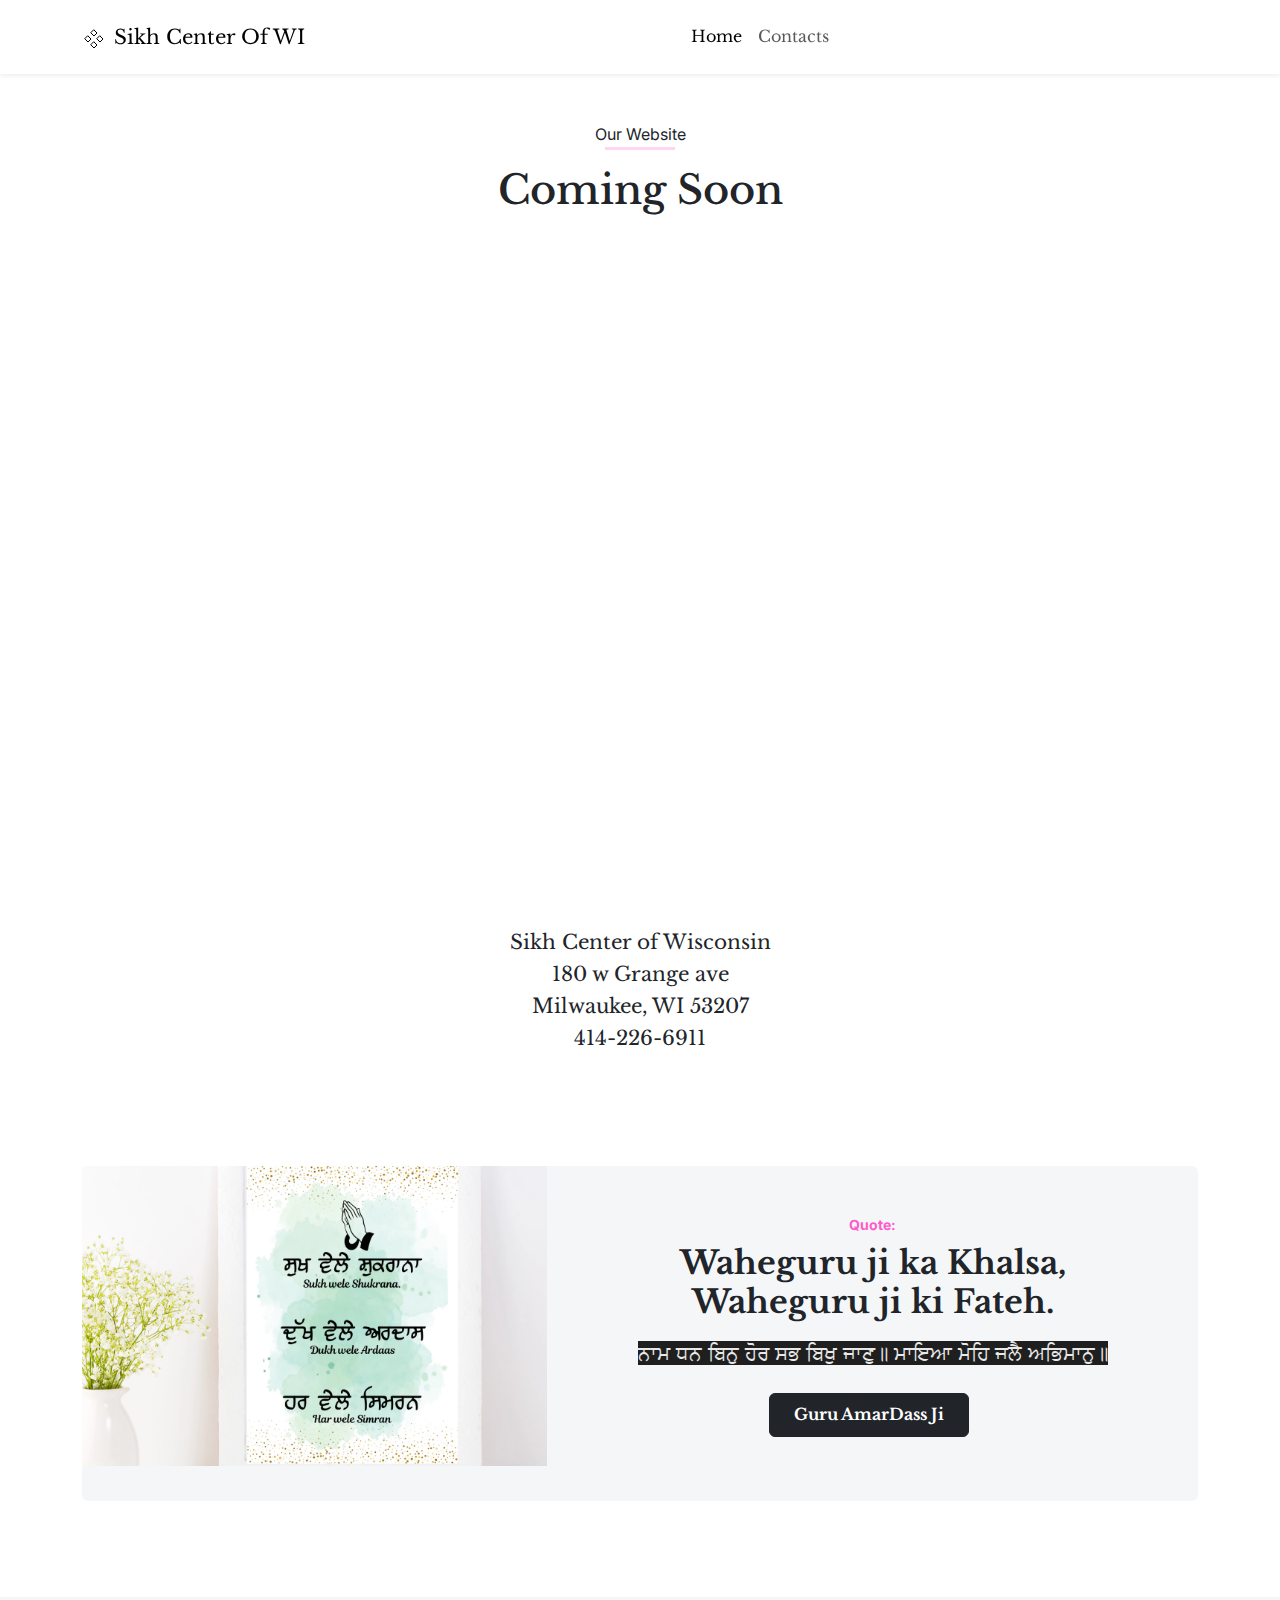
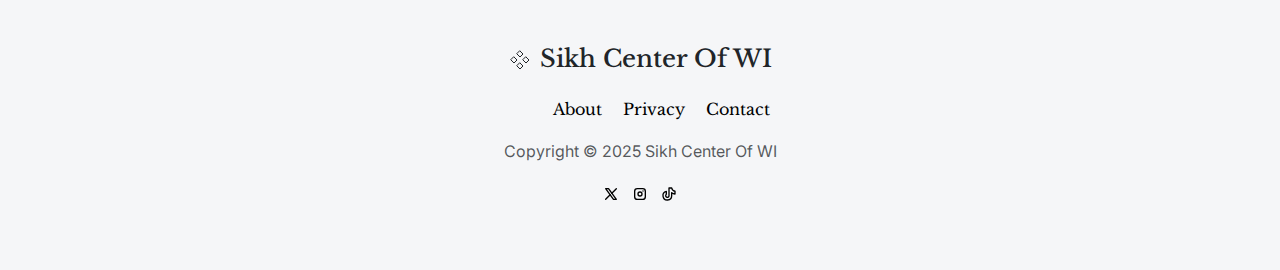
<file: index.html>
<!DOCTYPE html>
<html data-bs-theme="light" lang="en">

<head>
    <meta charset="utf-8">
    <meta name="viewport" content="width=device-width, initial-scale=1.0, shrink-to-fit=no">
    <title>Home - Sikh Center Of WI</title>
    <script type="application/ld+json">
        {
            "@context": "http://schema.org",
            "@type": "WebSite",
            "name": "Sikh Center Of WI",
            "url": "http://sikhcenterofwi.com"
        }
    </script>
    <link rel="stylesheet" href="assets/bootstrap/css/bootstrap.min.css">
    <link rel="stylesheet" href="https://fonts.googleapis.com/css?family=Libre+Baskerville:300italic,400italic,600italic,700italic,800italic,400,300,600,700,800&amp;display=swap">
    <link rel="stylesheet" href="https://fonts.googleapis.com/css?family=Inter:300italic,400italic,600italic,700italic,800italic,400,300,600,700,800&amp;display=swap">
    <link rel="stylesheet" href="assets/css/bss-overrides.css">
    <link rel="stylesheet" href="assets/css/baguetteBox.min.css">
</head>

<body>
    <nav class="navbar navbar-expand-md sticky-top bg-body shadow-sm py-md-3">
        <div class="container"><a class="navbar-brand" href="#"><svg xmlns="http://www.w3.org/2000/svg" width="1em" height="1em" viewBox="0 0 24 24" stroke-width="1" stroke="currentColor" fill="none" stroke-linecap="round" stroke-linejoin="round" class="icon icon-tabler icon-tabler-components fs-4 me-2">
                    <path stroke="none" d="M0 0h24v24H0z" fill="none"></path>
                    <path d="M3 12l3 3l3 -3l-3 -3z"></path>
                    <path d="M15 12l3 3l3 -3l-3 -3z"></path>
                    <path d="M9 6l3 3l3 -3l-3 -3z"></path>
                    <path d="M9 18l3 3l3 -3l-3 -3z"></path>
                </svg>Sikh Center Of WI</a><button data-bs-toggle="collapse" class="navbar-toggler" data-bs-target="#navcol-1"><span class="visually-hidden">Toggle navigation</span><span class="navbar-toggler-icon"></span></button>
            <div class="collapse navbar-collapse" id="navcol-1">
                <ul class="navbar-nav mx-auto">
                    <li class="nav-item"><a class="nav-link active" href="/index.html">Home</a></li>
                    <li class="nav-item"><a class="nav-link" href="/contacts.html">Contacts</a></li>
                </ul>
            </div>
        </div>
    </nav>
    <section class="text-center py-5">
        <div class="container">
            <div class="mb-5">
                <div class="mb-3">
                    <p class="m-0">Our Website</p>
                    <hr>
                </div>
                <h1>Coming Soon</h1><iframe class="mb-5" allowfullscreen="" frameborder="0" src="https://www.youtube-nocookie.com/embed/LEaDnIWVWLA?autoplay=1&amp;mute=1&amp;loop=1&amp;playlist=LEaDnIWVWLA" width="100%" height="600"></iframe>
            </div>
            <div class="row">
                <div class="col-md-8 mx-auto">
                    <p class="lead">Sikh Center of Wisconsin <br>180 w Grange ave<br>Milwaukee, WI 53207<br>414-226-6911</p>
                </div>
            </div>
        </div>
    </section>
    <section class="mb-5 py-4 py-xl-5">
        <div class="container">
            <div class="bg-body-tertiary border rounded border-0 overflow-hidden">
                <div class="row g-0">
                    <div class="col-md-5 d-flex justify-content-center align-items-center" style="min-height: 250px;max-height: 300px;overflow: hidden;"><img class="img-fluid fit-cover" src="assets/img/gurbani_img.webp"></div>
                    <div class="col">
                        <div class="text-center p-4 p-md-5"><small class="fw-bold text-secondary d-block mb-2">Quote:</small>
                            <h2 class="fw-bold mb-3">Waheguru ji ka Khalsa,<br>Waheguru ji ki Fateh.</h2>
                            <p class="lead fst-italic text-muted mb-4"><span style="font-style: normal !important; color: rgb(232, 232, 232); background-color: rgb(31, 31, 31);">ਨਾਮ ਧਨ ਬਿਨੁ ਹੋਰ ਸਭ ਬਿਖੁ ਜਾਣੁ॥ ਮਾਇਆ ਮੋਹਿ ਜਲੈ ਅਭਿਮਾਨੁ॥</span></p>
                            <div class="my-3"><a class="btn btn-primary me-2 px-4 py-2" role="button" href="#">Guru AmarDass Ji</a></div>
                        </div>
                    </div>
                </div>
            </div>
        </div>
    </section>
    <footer class="text-center bg-body-tertiary">
        <div class="container py-4 py-lg-5">
            <h1 class="fs-4 text-body mb-4"> <svg xmlns="http://www.w3.org/2000/svg" width="1em" height="1em" viewBox="0 0 24 24" stroke-width="1" stroke="currentColor" fill="none" stroke-linecap="round" stroke-linejoin="round" class="icon icon-tabler icon-tabler-components fs-4 text-body me-2">
                    <path stroke="none" d="M0 0h24v24H0z" fill="none"></path>
                    <path d="M3 12l3 3l3 -3l-3 -3z"></path>
                    <path d="M15 12l3 3l3 -3l-3 -3z"></path>
                    <path d="M9 6l3 3l3 -3l-3 -3z"></path>
                    <path d="M9 18l3 3l3 -3l-3 -3z"></path>
                </svg>Sikh Center Of WI</h1>
            <ul class="list-inline">
                <li class="list-inline-item me-3"></li>
                <li class="list-inline-item me-3"></li>
                <li class="list-inline-item me-3"><a class="link-body-emphasis" href="#">About</a></li>
                <li class="list-inline-item me-3"><a class="link-body-emphasis" href="#">Privacy</a></li>
                <li class="list-inline-item"><a class="link-body-emphasis" href="#">Contact</a></li>
            </ul>
            <p class="text-muted mb-3">Copyright © 2025 Sikh Center Of WI</p>
            <ul class="list-inline">
                <li class="list-inline-item"><a class="link-body-emphasis" href="#"><svg xmlns="http://www.w3.org/2000/svg" width="1em" height="1em" viewBox="0 0 24 24" stroke-width="2" stroke="currentColor" fill="none" stroke-linecap="round" stroke-linejoin="round" class="icon icon-tabler icon-tabler-brand-x">
                            <path stroke="none" d="M0 0h24v24H0z" fill="none"></path>
                            <path d="M4 4l11.733 16h4.267l-11.733 -16z"></path>
                            <path d="M4 20l6.768 -6.768m2.46 -2.46l6.772 -6.772"></path>
                        </svg></a></li>
                <li class="list-inline-item"><a class="link-body-emphasis" href="#"><svg xmlns="http://www.w3.org/2000/svg" width="1em" height="1em" viewBox="0 0 24 24" stroke-width="2" stroke="currentColor" fill="none" stroke-linecap="round" stroke-linejoin="round" class="icon icon-tabler icon-tabler-brand-instagram">
                            <path stroke="none" d="M0 0h24v24H0z" fill="none"></path>
                            <path d="M4 4m0 4a4 4 0 0 1 4 -4h8a4 4 0 0 1 4 4v8a4 4 0 0 1 -4 4h-8a4 4 0 0 1 -4 -4z"></path>
                            <path d="M12 12m-3 0a3 3 0 1 0 6 0a3 3 0 1 0 -6 0"></path>
                            <path d="M16.5 7.5l0 .01"></path>
                        </svg></a></li>
                <li class="list-inline-item"><a class="link-body-emphasis" href="#"><svg xmlns="http://www.w3.org/2000/svg" width="1em" height="1em" viewBox="0 0 24 24" stroke-width="2" stroke="currentColor" fill="none" stroke-linecap="round" stroke-linejoin="round" class="icon icon-tabler icon-tabler-brand-tiktok">
                            <path stroke="none" d="M0 0h24v24H0z" fill="none"></path>
                            <path d="M21 7.917v4.034a9.948 9.948 0 0 1 -5 -1.951v4.5a6.5 6.5 0 1 1 -8 -6.326v4.326a2.5 2.5 0 1 0 4 2v-11.5h4.083a6.005 6.005 0 0 0 4.917 4.917z"></path>
                        </svg></a></li>
            </ul>
        </div>
    </footer>
    <script src="assets/bootstrap/js/bootstrap.min.js"></script>
    <script src="assets/js/baguetteBox.min.js"></script>
    <script src="assets/js/template.js"></script>
</body>

</html>
</file>
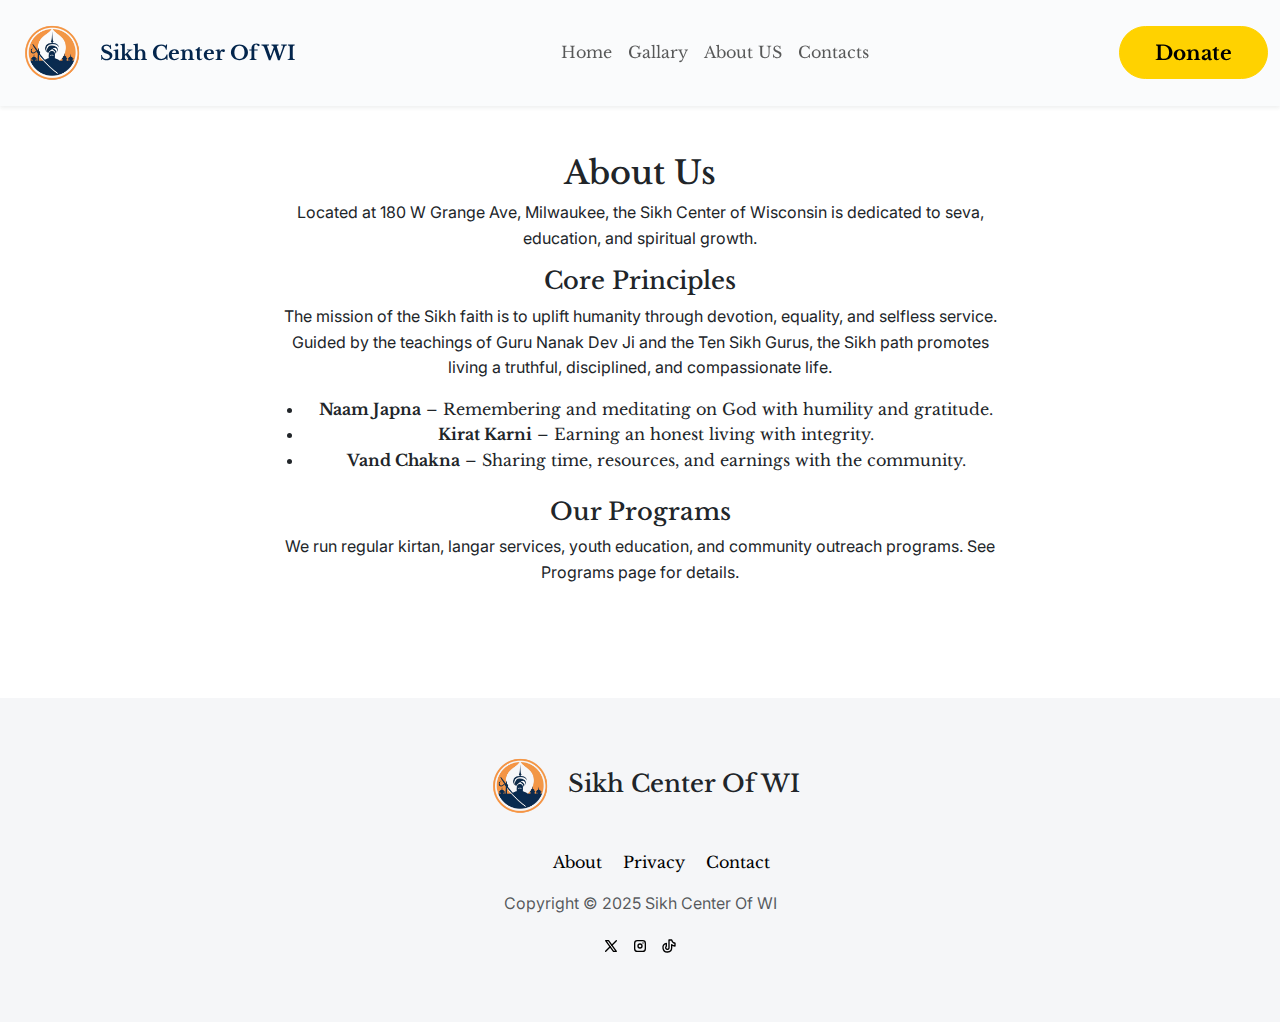
<file: about.html>
<!DOCTYPE html>
<html data-bs-theme="light" lang="en">

<head>
    <meta charset="utf-8">
    <meta name="viewport" content="width=device-width, initial-scale=1.0, shrink-to-fit=no">
    <title>Contacts - Sikh Center Of WI</title>
    <link rel="stylesheet" href="assets/bootstrap/css/bootstrap.min.css">
    <link rel="stylesheet" href="https://fonts.googleapis.com/css?family=Libre+Baskerville:300italic,400italic,600italic,700italic,800italic,400,300,600,700,800&amp;display=swap">
    <link rel="stylesheet" href="https://fonts.googleapis.com/css?family=Inter:300italic,400italic,600italic,700italic,800italic,400,300,600,700,800&amp;display=swap">
    <link rel="stylesheet" href="assets/css/bss-overrides.css">
    <link rel="stylesheet" href="assets/css/baguetteBox.min.css">
    <link rel="stylesheet" href="assets/css/style.css">
    <link rel="stylesheet" href="assets/css/Features-Cards-icons.css">
</head>

<body>
    <nav class="navbar navbar-expand-md sticky-top bg-light-subtle shadow-sm">
        <div class="container-fluid"><a class="navbar-brand d-flex align-items-center" href="index.html"><img class="me-2" width="1200" height="1200" src="assets/img/Sikh%20Men%20-%20Logo.png" style="width: 80px; height: 80px;"><span class="fs-5 fw-bold d-none d-md-block">Sikh Center Of WI</span></a><button data-bs-toggle="collapse" class="navbar-toggler" data-bs-target="#navcol-1"><span class="visually-hidden">Toggle navigation</span><span class="navbar-toggler-icon"></span></button>
            <div class="collapse navbar-collapse" id="navcol-1">
                <ul class="navbar-nav mx-auto">
                    <li class="nav-item"><a class="nav-link" href="/index.html">Home</a></li>
                    <li class="nav-item"></li>
                    <li class="nav-item"><a class="nav-link" href="/about copy.html">Gallary</a></li>
                    <li class="nav-item"><a class="nav-link" href="/about copy.html">About US</a></li>
                    <li class="nav-item"><a class="nav-link" href="/contacts.html">Contacts</a></li>
                </ul><a class="btn btn-warning btn-lg rounded-pill" role="button" href="index.html#donate">Donate</a>
            </div>
        </div>
    </nav>
    <section class="text-center mb-5 py-5">
        <div class="container">
            <div class="row">
                <div class="col-md-10 col-lg-8 mx-auto">
                    <h2>About Us</h2>
                    <p>Located at 180 W Grange Ave, Milwaukee, the Sikh Center of Wisconsin is dedicated to seva, education, and spiritual growth.</p>
                    <h4>Core Principles</h4>
                    <p>The mission of the Sikh faith is to uplift humanity through devotion, equality, and selfless service. Guided by the teachings of Guru Nanak Dev Ji and the Ten Sikh Gurus, the Sikh path promotes living a truthful, disciplined, and compassionate life.</p>
                    <ul>
                        <li><strong>Naam Japna</strong> – Remembering and meditating on God with humility and gratitude.</li>
                        <li><strong>Kirat Karni</strong> – Earning an honest living with integrity.</li>
                        <li><strong>Vand Chakna</strong> – Sharing time, resources, and earnings with the community.</li>
                    </ul>
                    <h4 class="mt-4">Our Programs</h4>
                    <p>We run regular kirtan, langar services, youth education, and community outreach programs. See Programs page for details.</p>
                </div>
            </div>
        </div>
    </section>
    <footer class="text-center bg-body-tertiary">
        <div class="container py-4 py-lg-5">
            <h1 class="fs-4 text-body mb-4"> <img class="me-2" width="1200" height="1200" src="assets/img/Sikh%20Men%20-%20Logo.png" style="width: 80px; height: 80px;">Sikh Center Of WI</h1>
            <ul class="list-inline">
                <li class="list-inline-item me-3"></li>
                <li class="list-inline-item me-3"></li>
                <li class="list-inline-item me-3"><a class="link-body-emphasis" href="about.html">About</a></li>
                <li class="list-inline-item me-3"><a class="link-body-emphasis" href="privacy.html">Privacy</a></li>
                <li class="list-inline-item"><a class="link-body-emphasis" href="contacts.html">Contact</a></li>
            </ul>
            <p class="text-muted mb-3">Copyright © 2025 Sikh Center Of WI</p>
            <ul class="list-inline">
                <li class="list-inline-item"><a class="link-body-emphasis" href="#"><svg xmlns="http://www.w3.org/2000/svg" width="1em" height="1em" viewBox="0 0 24 24" stroke-width="2" stroke="currentColor" fill="none" stroke-linecap="round" stroke-linejoin="round" class="icon icon-tabler icon-tabler-brand-x">
                            <path stroke="none" d="M0 0h24v24H0z" fill="none"></path>
                            <path d="M4 4l11.733 16h4.267l-11.733 -16z"></path>
                            <path d="M4 20l6.768 -6.768m2.46 -2.46l6.772 -6.772"></path>
                        </svg></a></li>
                <li class="list-inline-item"><a class="link-body-emphasis" href="#"><svg xmlns="http://www.w3.org/2000/svg" width="1em" height="1em" viewBox="0 0 24 24" stroke-width="2" stroke="currentColor" fill="none" stroke-linecap="round" stroke-linejoin="round" class="icon icon-tabler icon-tabler-brand-instagram">
                            <path stroke="none" d="M0 0h24v24H0z" fill="none"></path>
                            <path d="M4 4m0 4a4 4 0 0 1 4 -4h8a4 4 0 0 1 4 4v8a4 4 0 0 1 -4 4h-8a4 4 0 0 1 -4 -4z"></path>
                            <path d="M12 12m-3 0a3 3 0 1 0 6 0a3 3 0 1 0 -6 0"></path>
                            <path d="M16.5 7.5l0 .01"></path>
                        </svg></a></li>
                <li class="list-inline-item"><a class="link-body-emphasis" href="#"><svg xmlns="http://www.w3.org/2000/svg" width="1em" height="1em" viewBox="0 0 24 24" stroke-width="2" stroke="currentColor" fill="none" stroke-linecap="round" stroke-linejoin="round" class="icon icon-tabler icon-tabler-brand-tiktok">
                            <path stroke="none" d="M0 0h24v24H0z" fill="none"></path>
                            <path d="M21 7.917v4.034a9.948 9.948 0 0 1 -5 -1.951v4.5a6.5 6.5 0 1 1 -8 -6.326v4.326a2.5 2.5 0 1 0 4 2v-11.5h4.083a6.005 6.005 0 0 0 4.917 4.917z"></path>
                        </svg></a></li>
            </ul>
        </div>
    </footer>
    <script src="assets/bootstrap/js/bootstrap.min.js"></script>
    <script src="assets/js/baguetteBox.min.js"></script>
    <script src="https://cdn.jsdelivr.net/npm/bootstrap@5.3.0/dist/js/bootstrap.bundle.min.js"></script>
</body>

</html>
</file>
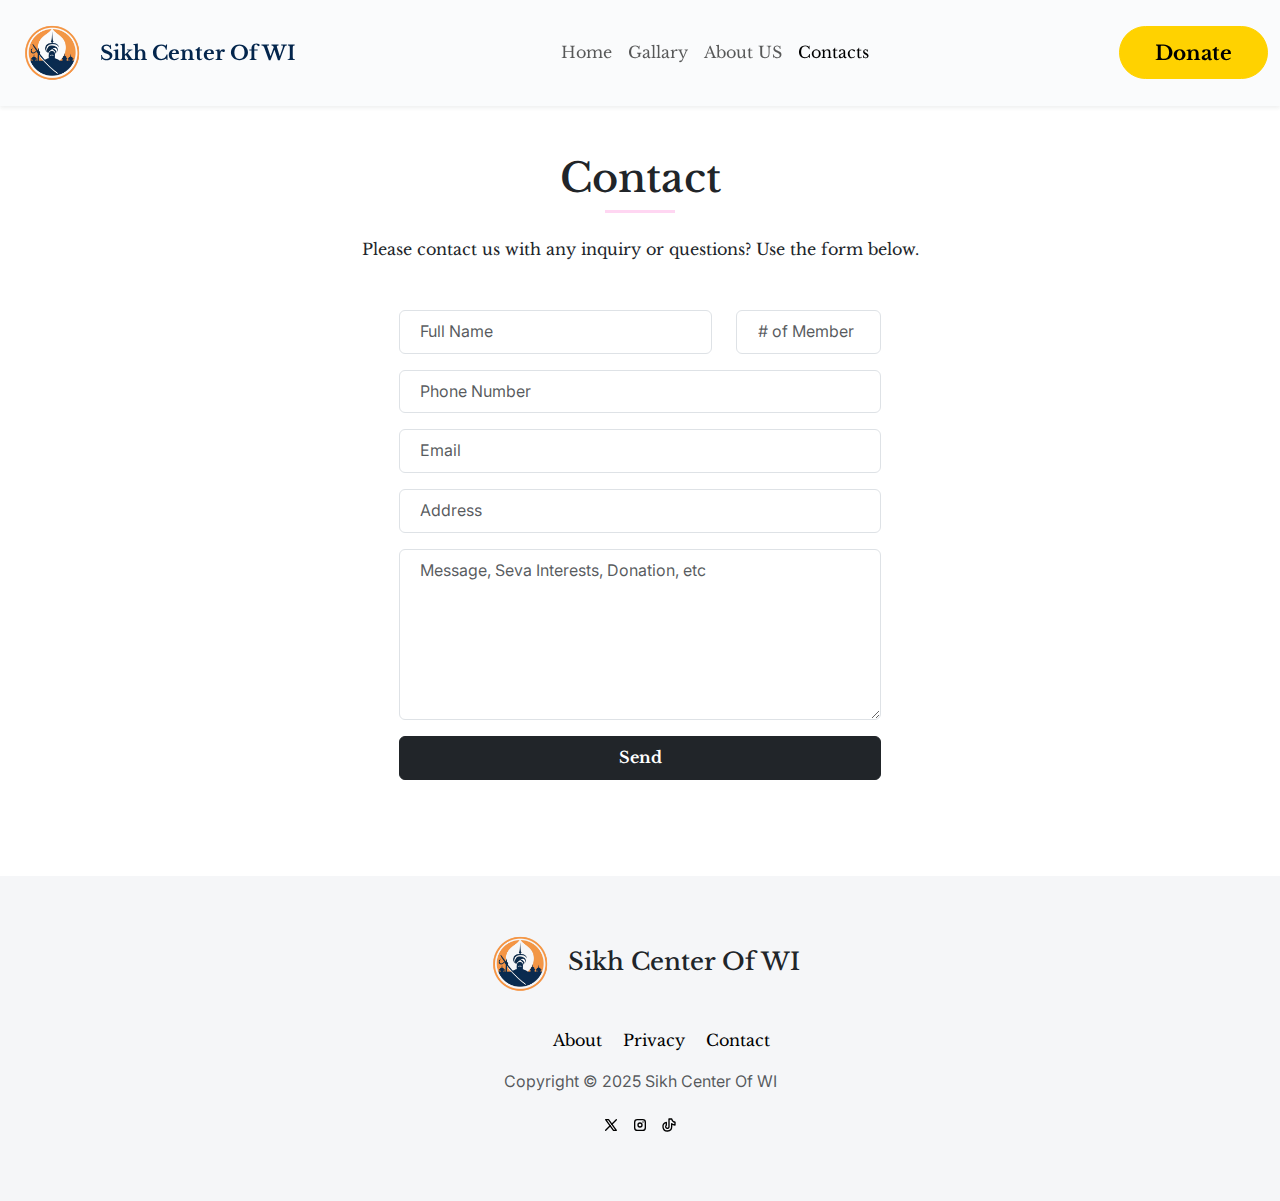
<file: contacts.html>
<!DOCTYPE html>
<html data-bs-theme="light" lang="en">

<head>
    <meta charset="utf-8">
    <meta name="viewport" content="width=device-width, initial-scale=1.0, shrink-to-fit=no">
    <title>Contacts - Sikh Center Of WI</title>
    <link rel="stylesheet" href="assets/bootstrap/css/bootstrap.min.css">
    <link rel="stylesheet" href="https://fonts.googleapis.com/css?family=Libre+Baskerville:300italic,400italic,600italic,700italic,800italic,400,300,600,700,800&amp;display=swap">
    <link rel="stylesheet" href="https://fonts.googleapis.com/css?family=Inter:300italic,400italic,600italic,700italic,800italic,400,300,600,700,800&amp;display=swap">
    <link rel="stylesheet" href="assets/css/bss-overrides.css">
    <link rel="stylesheet" href="assets/css/baguetteBox.min.css">
    <link rel="stylesheet" href="assets/css/style.css">
    <link rel="stylesheet" href="assets/css/Features-Cards-icons.css">
</head>

<body>
    <nav class="navbar navbar-expand-md sticky-top bg-light-subtle shadow-sm">
        <div class="container-fluid"><a class="navbar-brand d-flex align-items-center" href="index.html"><img class="me-2" width="1200" height="1200" src="assets/img/Sikh%20Men%20-%20Logo.png" style="width: 80px; height: 80px;"><span class="fs-5 fw-bold d-none d-md-block">Sikh Center Of WI</span></a><button data-bs-toggle="collapse" class="navbar-toggler" data-bs-target="#navcol-1"><span class="visually-hidden">Toggle navigation</span><span class="navbar-toggler-icon"></span></button>
            <div class="collapse navbar-collapse" id="navcol-1">
                <ul class="navbar-nav mx-auto">
                    <li class="nav-item"><a class="nav-link" href="/index.html">Home</a></li>
                    <li class="nav-item"></li>
                    <li class="nav-item"><a class="nav-link" href="/gallary.html">Gallary</a></li>
                    <li class="nav-item"><a class="nav-link" href="/about.html">About US</a></li>
                    <li class="nav-item"><a class="nav-link active" href="/contacts.html">Contacts</a></li>
                </ul><a class="btn btn-warning btn-lg rounded-pill" role="button" href="index.html#donate">Donate</a>
            </div>
        </div>
    </nav>
    <section class="text-center mb-5 py-5">
        <div class="container">
            <div class="row">
                <div class="col-md-10 col-lg-8 mx-auto">
                    <div class="mb-5">
                        <div class="mb-4">
                            <h1>Contact</h1>
                            <hr>
                        </div>
                        <p class="lead fs-6">Please contact us with any inquiry or questions? Use the form below.</p>
                    </div>
                    <div class="row">
                        <div class="col-lg-10 col-xl-8 mx-auto">
                            <form data-bss-recipient="4241674689ea6270074d1e6d5307f94d">
                                <div class="mb-3 row">
                                    <div class="col-8"><input class="form-control" type="text" id="name" name="name" placeholder="Full Name" required=""></div>
                                    <div class="col-4"><input class="form-control" type="text" data-bs-toggle="tooltip" data-bss-tooltip="" id="famNum" name="Family Member" placeholder="# of Member" title="# of Family Members in House" required=""></div>
                                </div>
                                <div class="mb-3"><input class="form-control" type="text" id="phone" name="phone" placeholder="Phone Number" required="" pattern="^(\(\d{3}\)|\d{3})[ .-]?\d{3}[ .-]?\d{4}$"></div>
                                <div class="mb-3"><input class="form-control" type="email" id="email" name="email" placeholder="Email" required="" pattern="^[a-zA-Z0-9._%+-]+@[a-zA-Z0-9.-]+\.[A-Za-z]{2,}$"></div>
                                <div class="mb-3"><input class="form-control" type="text" id="address" name="address" placeholder="Address" required=""></div>
                                <div class="mb-3"><textarea class="form-control" id="message" name="message" rows="6" placeholder="Message, Seva Interests, Donation, etc"></textarea></div>
                                <div><button class="btn btn-primary w-100 d-block" type="submit">Send </button></div>
                            </form>
                        </div>
                    </div>
                </div>
            </div>
        </div>
    </section>
    <footer class="text-center bg-body-tertiary">
        <div class="container py-4 py-lg-5">
            <h1 class="fs-4 text-body mb-4"> <img class="me-2" width="1200" height="1200" src="assets/img/Sikh%20Men%20-%20Logo.png" style="width: 80px; height: 80px;">Sikh Center Of WI</h1>
            <ul class="list-inline">
                <li class="list-inline-item me-3"></li>
                <li class="list-inline-item me-3"></li>
                <li class="list-inline-item me-3"><a class="link-body-emphasis" href="about.html">About</a></li>
                <li class="list-inline-item me-3"><a class="link-body-emphasis" href="privacy.html">Privacy</a></li>
                <li class="list-inline-item"><a class="link-body-emphasis" href="contacts.html">Contact</a></li>
            </ul>
            <p class="text-muted mb-3">Copyright © 2025 Sikh Center Of WI</p>
            <ul class="list-inline">
                <li class="list-inline-item"><a class="link-body-emphasis" href="#"><svg xmlns="http://www.w3.org/2000/svg" width="1em" height="1em" viewBox="0 0 24 24" stroke-width="2" stroke="currentColor" fill="none" stroke-linecap="round" stroke-linejoin="round" class="icon icon-tabler icon-tabler-brand-x">
                            <path stroke="none" d="M0 0h24v24H0z" fill="none"></path>
                            <path d="M4 4l11.733 16h4.267l-11.733 -16z"></path>
                            <path d="M4 20l6.768 -6.768m2.46 -2.46l6.772 -6.772"></path>
                        </svg></a></li>
                <li class="list-inline-item"><a class="link-body-emphasis" href="#"><svg xmlns="http://www.w3.org/2000/svg" width="1em" height="1em" viewBox="0 0 24 24" stroke-width="2" stroke="currentColor" fill="none" stroke-linecap="round" stroke-linejoin="round" class="icon icon-tabler icon-tabler-brand-instagram">
                            <path stroke="none" d="M0 0h24v24H0z" fill="none"></path>
                            <path d="M4 4m0 4a4 4 0 0 1 4 -4h8a4 4 0 0 1 4 4v8a4 4 0 0 1 -4 4h-8a4 4 0 0 1 -4 -4z"></path>
                            <path d="M12 12m-3 0a3 3 0 1 0 6 0a3 3 0 1 0 -6 0"></path>
                            <path d="M16.5 7.5l0 .01"></path>
                        </svg></a></li>
                <li class="list-inline-item"><a class="link-body-emphasis" href="#"><svg xmlns="http://www.w3.org/2000/svg" width="1em" height="1em" viewBox="0 0 24 24" stroke-width="2" stroke="currentColor" fill="none" stroke-linecap="round" stroke-linejoin="round" class="icon icon-tabler icon-tabler-brand-tiktok">
                            <path stroke="none" d="M0 0h24v24H0z" fill="none"></path>
                            <path d="M21 7.917v4.034a9.948 9.948 0 0 1 -5 -1.951v4.5a6.5 6.5 0 1 1 -8 -6.326v4.326a2.5 2.5 0 1 0 4 2v-11.5h4.083a6.005 6.005 0 0 0 4.917 4.917z"></path>
                        </svg></a></li>
            </ul>
        </div>
    </footer>
    <script src="assets/bootstrap/js/bootstrap.min.js"></script>
    <script src="assets/js/smart-forms.min.js"></script>
    <script src="assets/js/bs-init.js"></script>
    <script src="assets/js/baguetteBox.min.js"></script>
    <script src="https://cdn.jsdelivr.net/npm/bootstrap@5.3.0/dist/js/bootstrap.bundle.min.js"></script>
</body>

</html>
</file>
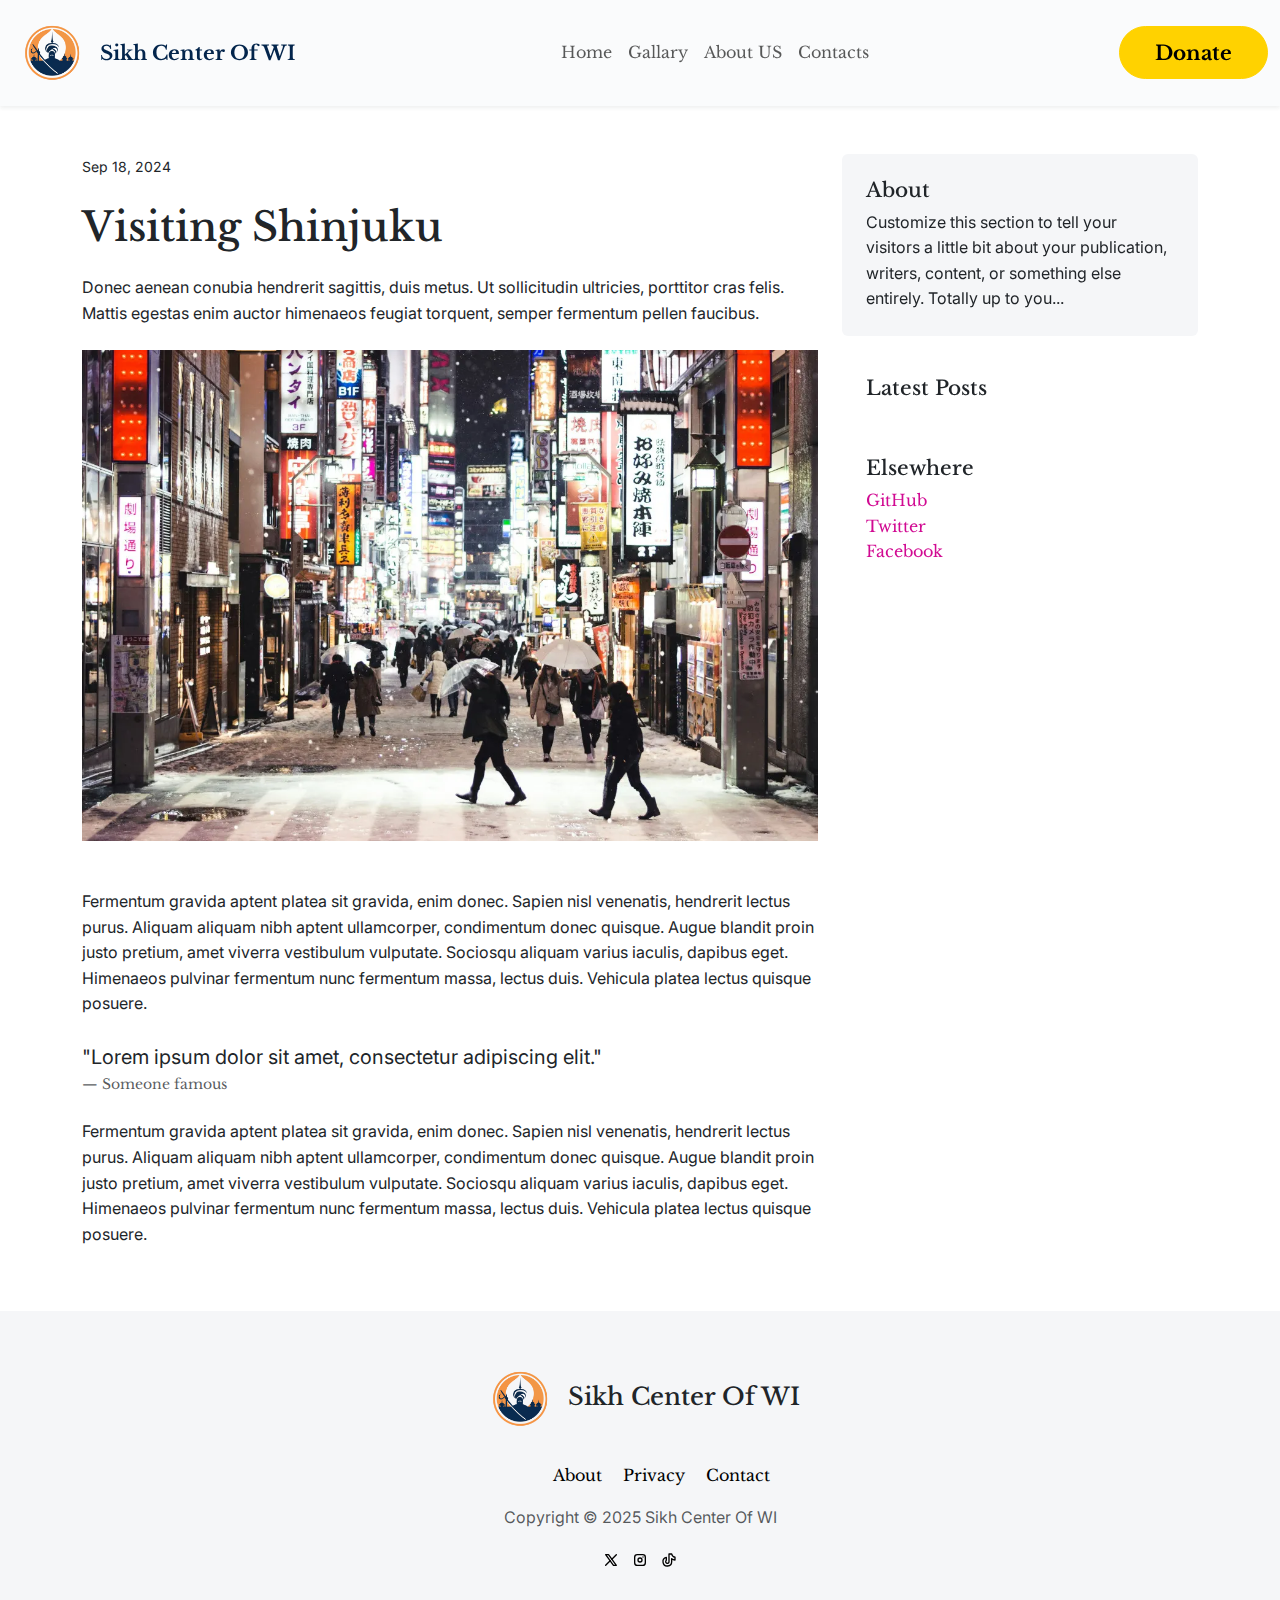
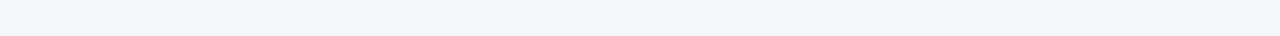
<file: history.html>
<!DOCTYPE html>
<html data-bs-theme="light" lang="en">

<head>
    <meta charset="utf-8">
    <meta name="viewport" content="width=device-width, initial-scale=1.0, shrink-to-fit=no">
    <title>Visiting Shinjuku</title>
    <meta name="description" content="Donec aenean conubia hendrerit sagittis, duis metus. Ut sollicitudin ultricies, porttitor cras felis. Mattis egestas enim auctor himenaeos feugiat torquent, semper fermentum pellen faucibus.">
    <meta property="og:image" content="http://sikhcenterofwi.com/assets/img/articles/shinjuku.webp">
    <link rel="stylesheet" href="assets/bootstrap/css/bootstrap.min.css">
    <link rel="stylesheet" href="https://fonts.googleapis.com/css?family=Libre+Baskerville:300italic,400italic,600italic,700italic,800italic,400,300,600,700,800&amp;display=swap">
    <link rel="stylesheet" href="https://fonts.googleapis.com/css?family=Inter:300italic,400italic,600italic,700italic,800italic,400,300,600,700,800&amp;display=swap">
    <link rel="stylesheet" href="assets/css/bss-overrides.css">
    <link rel="stylesheet" href="assets/css/baguetteBox.min.css">
    <link rel="stylesheet" href="assets/css/style.css">
    <link rel="stylesheet" href="assets/css/Features-Cards-icons.css">
</head>

<body>
    <nav class="navbar navbar-expand-md sticky-top bg-light-subtle shadow-sm">
        <div class="container-fluid"><a class="navbar-brand d-flex align-items-center" href="index.html"><img class="me-2" width="1200" height="1200" src="assets/img/Sikh%20Men%20-%20Logo.png" style="width: 80px; height: 80px;"><span class="fs-5 fw-bold d-none d-md-block">Sikh Center Of WI</span></a><button data-bs-toggle="collapse" class="navbar-toggler" data-bs-target="#navcol-1"><span class="visually-hidden">Toggle navigation</span><span class="navbar-toggler-icon"></span></button>
            <div class="collapse navbar-collapse" id="navcol-1">
                <ul class="navbar-nav mx-auto">
                    <li class="nav-item"><a class="nav-link" href="/index.html">Home</a></li>
                    <li class="nav-item"></li>
                    <li class="nav-item"><a class="nav-link" href="/gallary.html">Gallary</a></li>
                    <li class="nav-item"><a class="nav-link" href="/about.html">About US</a></li>
                    <li class="nav-item"><a class="nav-link" href="/contacts.html">Contacts</a></li>
                </ul><a class="btn btn-warning btn-lg rounded-pill" role="button" href="index.html#donate">Donate</a>
            </div>
        </div>
    </nav>
    <section class="py-5">
        <div class="container">
            <div class="row">
                <div class="col-lg-8">
                    <div class="mb-5"><small><time datetime="2024-09-18">Sep 18, 2024</time></small>
                        <h1 class="my-4">Visiting Shinjuku</h1>
                        <p class="mb-4">Donec aenean conubia hendrerit sagittis, duis metus. Ut sollicitudin ultricies, porttitor cras felis. Mattis egestas enim auctor himenaeos feugiat torquent, semper fermentum pellen faucibus.</p><img class="img-fluid" alt="Shinjuku" src="assets/img/articles/shinjuku.webp">
                    </div>
                    <div>
                        <p>Fermentum gravida aptent platea sit gravida, enim donec. Sapien nisl venenatis, hendrerit lectus purus. Aliquam aliquam nibh aptent ullamcorper, condimentum donec quisque. Augue blandit proin justo pretium, amet viverra vestibulum vulputate. Sociosqu aliquam varius iaculis, dapibus eget. Himenaeos pulvinar fermentum nunc fermentum massa, lectus duis. Vehicula platea lectus quisque posuere.</p>
                        <figure class="my-4">
                            <blockquote class="blockquote">
                                <p class="mb-0">"Lorem ipsum dolor sit amet, consectetur adipiscing elit."</p>
                            </blockquote>
                            <figcaption class="blockquote-footer">Someone famous</figcaption>
                        </figure>
                        <p>Fermentum gravida aptent platea sit gravida, enim donec. Sapien nisl venenatis, hendrerit lectus purus. Aliquam aliquam nibh aptent ullamcorper, condimentum donec quisque. Augue blandit proin justo pretium, amet viverra vestibulum vulputate. Sociosqu aliquam varius iaculis, dapibus eget. Himenaeos pulvinar fermentum nunc fermentum massa, lectus duis. Vehicula platea lectus quisque posuere.</p>
                    </div>
                </div>
                <div class="col">
                    <div class="position-sticky" style="top: 6rem;">
                        <div class="bg-body-tertiary p-4 mb-3 rounded">
                            <h4 class="fs-5 fst-italic"><span style="font-style: normal !important;">About</span></h4>
                            <p class="mb-0">Customize this section to tell your visitors a little bit about your publication, writers, content, or something else entirely. Totally up to you...</p>
                        </div>
                        <div class="p-4">
                            <h4 class="fs-5 fst-italic"><span style="font-style: normal !important;">Latest Posts</span></h4>
                            <div data-bss-type="blog-loop">
                                <div class="row row-cols-1" data-bss-type="blog-loop-base"></div>
                            </div>
                        </div>
                        <div class="p-4">
                            <h4 class="fs-5 fst-italic"><span style="font-style: normal !important;">Elsewhere</span></h4>
                            <ol class="list-unstyled">
                                <li><a href="#">GitHub</a></li>
                                <li><a href="#">Twitter</a></li>
                                <li><a href="#">Facebook</a></li>
                            </ol>
                        </div>
                    </div>
                </div>
            </div>
        </div>
    </section>
    <footer class="text-center bg-body-tertiary">
        <div class="container py-4 py-lg-5">
            <h1 class="fs-4 text-body mb-4"> <img class="me-2" width="1200" height="1200" src="assets/img/Sikh%20Men%20-%20Logo.png" style="width: 80px; height: 80px;">Sikh Center Of WI</h1>
            <ul class="list-inline">
                <li class="list-inline-item me-3"></li>
                <li class="list-inline-item me-3"></li>
                <li class="list-inline-item me-3"><a class="link-body-emphasis" href="about.html">About</a></li>
                <li class="list-inline-item me-3"><a class="link-body-emphasis" href="privacy.html">Privacy</a></li>
                <li class="list-inline-item"><a class="link-body-emphasis" href="contacts.html">Contact</a></li>
            </ul>
            <p class="text-muted mb-3">Copyright © 2025 Sikh Center Of WI</p>
            <ul class="list-inline">
                <li class="list-inline-item"><a class="link-body-emphasis" href="#"><svg xmlns="http://www.w3.org/2000/svg" width="1em" height="1em" viewBox="0 0 24 24" stroke-width="2" stroke="currentColor" fill="none" stroke-linecap="round" stroke-linejoin="round" class="icon icon-tabler icon-tabler-brand-x">
                            <path stroke="none" d="M0 0h24v24H0z" fill="none"></path>
                            <path d="M4 4l11.733 16h4.267l-11.733 -16z"></path>
                            <path d="M4 20l6.768 -6.768m2.46 -2.46l6.772 -6.772"></path>
                        </svg></a></li>
                <li class="list-inline-item"><a class="link-body-emphasis" href="#"><svg xmlns="http://www.w3.org/2000/svg" width="1em" height="1em" viewBox="0 0 24 24" stroke-width="2" stroke="currentColor" fill="none" stroke-linecap="round" stroke-linejoin="round" class="icon icon-tabler icon-tabler-brand-instagram">
                            <path stroke="none" d="M0 0h24v24H0z" fill="none"></path>
                            <path d="M4 4m0 4a4 4 0 0 1 4 -4h8a4 4 0 0 1 4 4v8a4 4 0 0 1 -4 4h-8a4 4 0 0 1 -4 -4z"></path>
                            <path d="M12 12m-3 0a3 3 0 1 0 6 0a3 3 0 1 0 -6 0"></path>
                            <path d="M16.5 7.5l0 .01"></path>
                        </svg></a></li>
                <li class="list-inline-item"><a class="link-body-emphasis" href="#"><svg xmlns="http://www.w3.org/2000/svg" width="1em" height="1em" viewBox="0 0 24 24" stroke-width="2" stroke="currentColor" fill="none" stroke-linecap="round" stroke-linejoin="round" class="icon icon-tabler icon-tabler-brand-tiktok">
                            <path stroke="none" d="M0 0h24v24H0z" fill="none"></path>
                            <path d="M21 7.917v4.034a9.948 9.948 0 0 1 -5 -1.951v4.5a6.5 6.5 0 1 1 -8 -6.326v4.326a2.5 2.5 0 1 0 4 2v-11.5h4.083a6.005 6.005 0 0 0 4.917 4.917z"></path>
                        </svg></a></li>
            </ul>
        </div>
    </footer>
    <script>
        (function() {
            let collections = document.querySelectorAll('[data-bss-type="blog-loop"]');
            let tagNavs = document.querySelectorAll('[data-bss-type="tag-nav"]');
            let tagLoops = document.querySelectorAll('[data-bss-type="tag-loop"]');
            let authorLoops = document.querySelectorAll('[data-bss-type="author-loop"]');
            let authorNavs = document.querySelectorAll('[data-bss-type="author-nav"]');

            window.addEventListener("popstate", (e) => {
                for (let collection of collections) {
                    updateCollection(collection);
                }

                for (let tagNav of tagNavs) {
                    updateTagNav(tagNav);
                }

                for (let authorNav of authorNavs) {
                    updateAuthorNav(authorNav);
                }
            });

            for (let collection of collections) {

                updateCollection(collection);

                if (!canPaginateCollection(collection)) continue;

                let pagination = collection.querySelector('[data-bss-type="blog-loop-pagination"]');

                pagination.addEventListener('click', function(e) {
                    let paginationItem = e.target.closest('.page-item');
                    if (!paginationItem) return;

                    e.preventDefault();

                    if (paginationItem.classList.contains('disabled') || paginationItem.classList.contains('active')) return;

                    let collection = paginationItem.closest('[data-bss-type="blog-loop"]');
                    if (!collection) return;

                    let page = parseInt(paginationItem.dataset.page);
                    if (!page) return;

                    let pageParam = getPageParameter(collection);

                    if (pageParam) {
                        const url = new URL(window.location);
                        url.searchParams.set(pageParam, page);
                        history.pushState({
                            [pageParam]: page
                        }, document.title, url);

                        for (let c of collections) {
                            let param = getPageParameter(c);
                            if (param !== pageParam) continue;
                            updateCollection(c);
                        }
                    } else {
                        updateCollection(collection, page);
                    }
                });
            }

            for (let tagNav of tagNavs) {
                updateTagNav(tagNav);
                tagNav.addEventListener('click', onTagClick);
            }

            for (let tagLoop of tagLoops) {
                tagLoop.addEventListener('click', onTagClick);
            }

            for (let authorLoop of authorLoops) {
                authorLoop.addEventListener('click', onAuthorClick);
            }

            for (let authorNav of authorNavs) {
                updateAuthorNav(authorNav);
            }

            function onTagClick(e) {
                onBlogFilterClick(e);

                for (let nav of tagNavs) {
                    updateTagNav(nav);
                }
            }

            function onAuthorClick(e) {
                onBlogFilterClick(e);

                for (let authorNav of authorNavs) {
                    updateAuthorNav(authorNav);
                }
            }

            function onBlogFilterClick(e) {
                const item = e.target.closest('[data-bss-filter="blog"]');
                if (!item || !item.dataset.hasOwnProperty('bssHref') || !item.dataset.hasOwnProperty('bssFilterParam')) return;

                const stateNode = item.dataset.hasOwnProperty('bssStateNode') ? item : item.querySelector('[data-bss-state-node]');

                if (stateNode && (stateNode.classList.contains('disabled') || stateNode.classList.contains('active'))) {
                    e.preventDefault();
                    return;
                }

                const link = item.dataset.bssHref;
                if (!linksToCurrentPage(link)) return;

                e.preventDefault();

                const url = new URL(window.location);
                const filterParam = item.dataset.bssFilterParam;
                const filterValue = item.dataset.bssFilterValue || '';

                const collectionsToUpdate = [];
                const newQueryParams = {
                    [filterParam]: filterValue
                };

                for (let c of collections) {
                    if (!canFilterCollection(c)) continue;
                    collectionsToUpdate.push(c);

                    let pageParam = getPageParameter(c);
                    let page = url.searchParams.get(pageParam);
                    if (page === null || page == 1) continue;

                    newQueryParams[pageParam] = 1;
                }

                for (let param in newQueryParams) {
                    if (newQueryParams[param]) {
                        url.searchParams.set(param, newQueryParams[param]);
                    } else {
                        url.searchParams.delete(param);
                    }
                }

                history.pushState(newQueryParams, document.title, url);

                for (let c of collectionsToUpdate) {
                    updateCollection(c);
                }
            }

            function getCollectionFilters(collection) {
                let filters = [];

                try {
                    const parsed = JSON.parse(collection.dataset.bssFilters);

                    if (Array.isArray(parsed)) {
                        filters = parsed;
                    }
                } catch (e) {}

                return filters;
            }

            function getCollectionEmptyFilterAction(collection, filter = '') {
                let emptyFilterActions = [];

                try {
                    const parsed = JSON.parse(collection.dataset.bssEmptyFilterActions);

                    if (Array.isArray(parsed)) {
                        emptyFilterActions = parsed;
                    }
                } catch (e) {}

                const action = emptyFilterActions.find(action => action.filter === filter);

                return action ? action.value : '';
            }

            function canFilterCollection(collection) {
                return !!getCollectionFilters(collection).length;
            }

            function canFilterCollectionByTag(collection) {
                return getCollectionFilters(collection).includes('tag');
            }

            function canFilterCollectionByAuthor(collection) {
                return getCollectionFilters(collection).includes('author');
            }

            function shouldShowAllItemsForEmptyFilter(collection, filter = '') {
                return getCollectionEmptyFilterAction(collection, filter) === 'show-all';
            }

            function canPaginateCollection(collection) {
                return !!getCollectionPagination(collection);
            }

            function getCollectionPagination(collection) {
                return collection.querySelector('[data-bss-type="blog-loop-pagination"]');
            }

            function getPageParameter(collection) {
                return collection.dataset.bssPageParam;
            }

            function linksToCurrentPage(path = '') {
                let currentURL, url;

                try {
                    currentURL = new URL(window.location);
                    url = new URL(path, window.location.href);
                } catch (e) {
                    console.error(e);
                }

                return currentURL.origin === url.origin && currentURL.pathname === url.pathname;
            }

            function updateCollection(collection, page, activeTag = '', activeAuthor = '') {

                const url = new URL(window.location.href);

                if (canPaginateCollection(collection)) {
                    if (!page) {
                        let pageParam = getPageParameter(collection);
                        page = (pageParam ? url.searchParams.get(pageParam) : 1) || 1;
                    }
                }

                if (canFilterCollectionByTag(collection) && !activeTag) {
                    let tagParam = 'tag';
                    activeTag = url.searchParams.get(tagParam) || '';
                }

                if (canFilterCollectionByAuthor(collection) && !activeAuthor) {
                    let authorParam = 'author';
                    activeAuthor = url.searchParams.get(authorParam) || '';
                }

                renderCollectionPage(collection, page, activeTag, activeAuthor);
            }

            function renderCollectionPage(collection, page = 1, activeTag = '', activeAuthor = '') {

                page = Math.max(parseInt(page, 10), 1);

                collection.style.removeProperty('display');

                let loopBase = collection.querySelector('[data-bss-type="blog-loop-base"]');
                loopBase && loopBase.style.removeProperty('display');

                let emptyState = collection.querySelector('[data-bss-type="empty-state"]');
                emptyState && emptyState.style.setProperty('display', 'none', 'important');

                let listItems = [].slice.call(collection.querySelectorAll('[data-bss-type="blog-loop-item"]'));
                listItems.forEach(item => item.style.setProperty('display', 'none', 'important'));

                if (canFilterCollectionByTag(collection)) {
                    listItems = listItems.filter(item => activeTag ? item.classList.contains('post-tag-' + activeTag) : shouldShowAllItemsForEmptyFilter(collection, 'tag'));
                }

                if (canFilterCollectionByAuthor(collection)) {
                    listItems = listItems.filter(item => activeAuthor ? item.classList.contains('post-author-' + activeAuthor) : shouldShowAllItemsForEmptyFilter(collection, 'author'));
                }

                let perPage = collection.dataset.bssPerpage || listItems.length;
                let visibleListItems = listItems.slice((page - 1) * perPage, page * perPage);
                visibleListItems.forEach(item => item.style.removeProperty('display'));

                let isEmpty = !visibleListItems.length;

                if (isEmpty) {
                    loopBase && loopBase.style.setProperty('display', 'none', 'important');
                    emptyState && emptyState.style.removeProperty('display');
                }

                let itemCount = listItems.length;
                let pageCount = Math.max(Math.ceil(itemCount / perPage), 1);

                updateCollectionPagination(collection, page, pageCount, isEmpty);

                if (collection.dataset.bssScrollOnChange) {
                    scrollToCollectionTop(collection);
                }
            }

            function updateCollectionPagination(collection, page, pageCount, isEmpty) {
                let pagination = getCollectionPagination(collection);
                if (!pagination) return;

                let paginationItems = [].slice.call(pagination.querySelectorAll('.page-item'));

                if (pageCount === 1 || isEmpty) {
                    pagination.style.setProperty('display', 'none', 'important');
                } else {
                    pagination.style.removeProperty('display');
                }

                let previousBtnDisabled = page - 1 <= 0;
                let previousPage = previousBtnDisabled ? 1 : page - 1;

                let nextBtnDisabled = page + 1 > pageCount;
                let nextPage = nextBtnDisabled ? pageCount : page + 1;

                for (let i = 0; i < paginationItems.length; i++) {
                    let paginationItem = paginationItems[i];

                    paginationItem.classList.remove('active', 'disabled');

                    if (paginationItem.dataset.type === 'prev') {
                        paginationItem.dataset.page = previousPage;

                        if (previousBtnDisabled) {
                            paginationItem.classList.add('disabled');
                        }
                    } else if (paginationItem.dataset.type === 'next') {
                        paginationItem.dataset.page = nextPage;

                        if (nextBtnDisabled) {
                            paginationItem.classList.add('disabled');
                        }
                    } else {
                        if (paginationItem.dataset.page > pageCount) {
                            paginationItem.style.setProperty('display', 'none', 'important');
                        } else {
                            paginationItem.style.removeProperty('display');
                        }

                        if (paginationItem.dataset.page == page) {
                            paginationItem.classList.add('active');
                        }
                    }
                }
            }

            function scrollToCollectionTop(collection) {
                const rect = collection.getBoundingClientRect();
                const viewHeight = Math.max(document.documentElement.clientHeight, window.innerHeight);
                const threshold = 100;

                if (rect.top >= 0 && viewHeight - rect.top > threshold) return;

                setTimeout(() => {
                    collection.scrollIntoView({
                        behavior: "smooth",
                        block: "start",
                        inline: "start"
                    });
                }, 0);
            }

            function updateTagNav(tagNav) {
                const url = new URL(window.location.href);

                let tagParam = 'tag';
                let tag = url.searchParams.get(tagParam) || '';

                renderTagNav(tagNav, tag);
            }

            function renderTagNav(tagNav, activeTag = '') {
                if (!tagNav.dataset.bssSyncUrl) return;

                let navItems = [].slice.call(tagNav.querySelectorAll('[data-bss-type="tag-loop-item"]'));

                navItems.forEach(item => {
                    const activeClassNode = item.dataset.hasOwnProperty('bssStateNode') ? item : item.querySelector('[data-bss-state-node]');
                    if (!activeClassNode) return;

                    activeClassNode.classList.remove('active');

                    const link = item.dataset.bssHref;
                    if (!linksToCurrentPage(link) || activeClassNode.classList.contains('disabled')) return;

                    if (item.dataset.bssTag === activeTag) {
                        activeClassNode.classList.add('active');
                    }
                });
            }

            function updateAuthorNav(authorNav) {
                const url = new URL(window.location.href);

                let authorParam = 'author';
                let author = url.searchParams.get(authorParam) || '';

                renderAuthorNav(authorNav, author);
            }

            function renderAuthorNav(authorNav, activeAuthor = '') {
                if (!canFilterCollectionByAuthor(authorNav)) return;

                authorNav.style.removeProperty('display');

                let items = [].slice.call(authorNav.querySelectorAll('[data-bss-type="author-loop-item"]'));
                items.forEach(item => item.classList.contains('author-' + activeAuthor) ? item.style.removeProperty('display') : item.style.setProperty('display', 'none', 'important'));
            }
        })();
    </script>
    <script src="assets/bootstrap/js/bootstrap.min.js"></script>
    <script src="assets/js/bs-init.js"></script>
    <script src="assets/js/baguetteBox.min.js"></script>
    <script src="https://cdn.jsdelivr.net/npm/bootstrap@5.3.0/dist/js/bootstrap.bundle.min.js"></script>
</body>

</html>
</file>
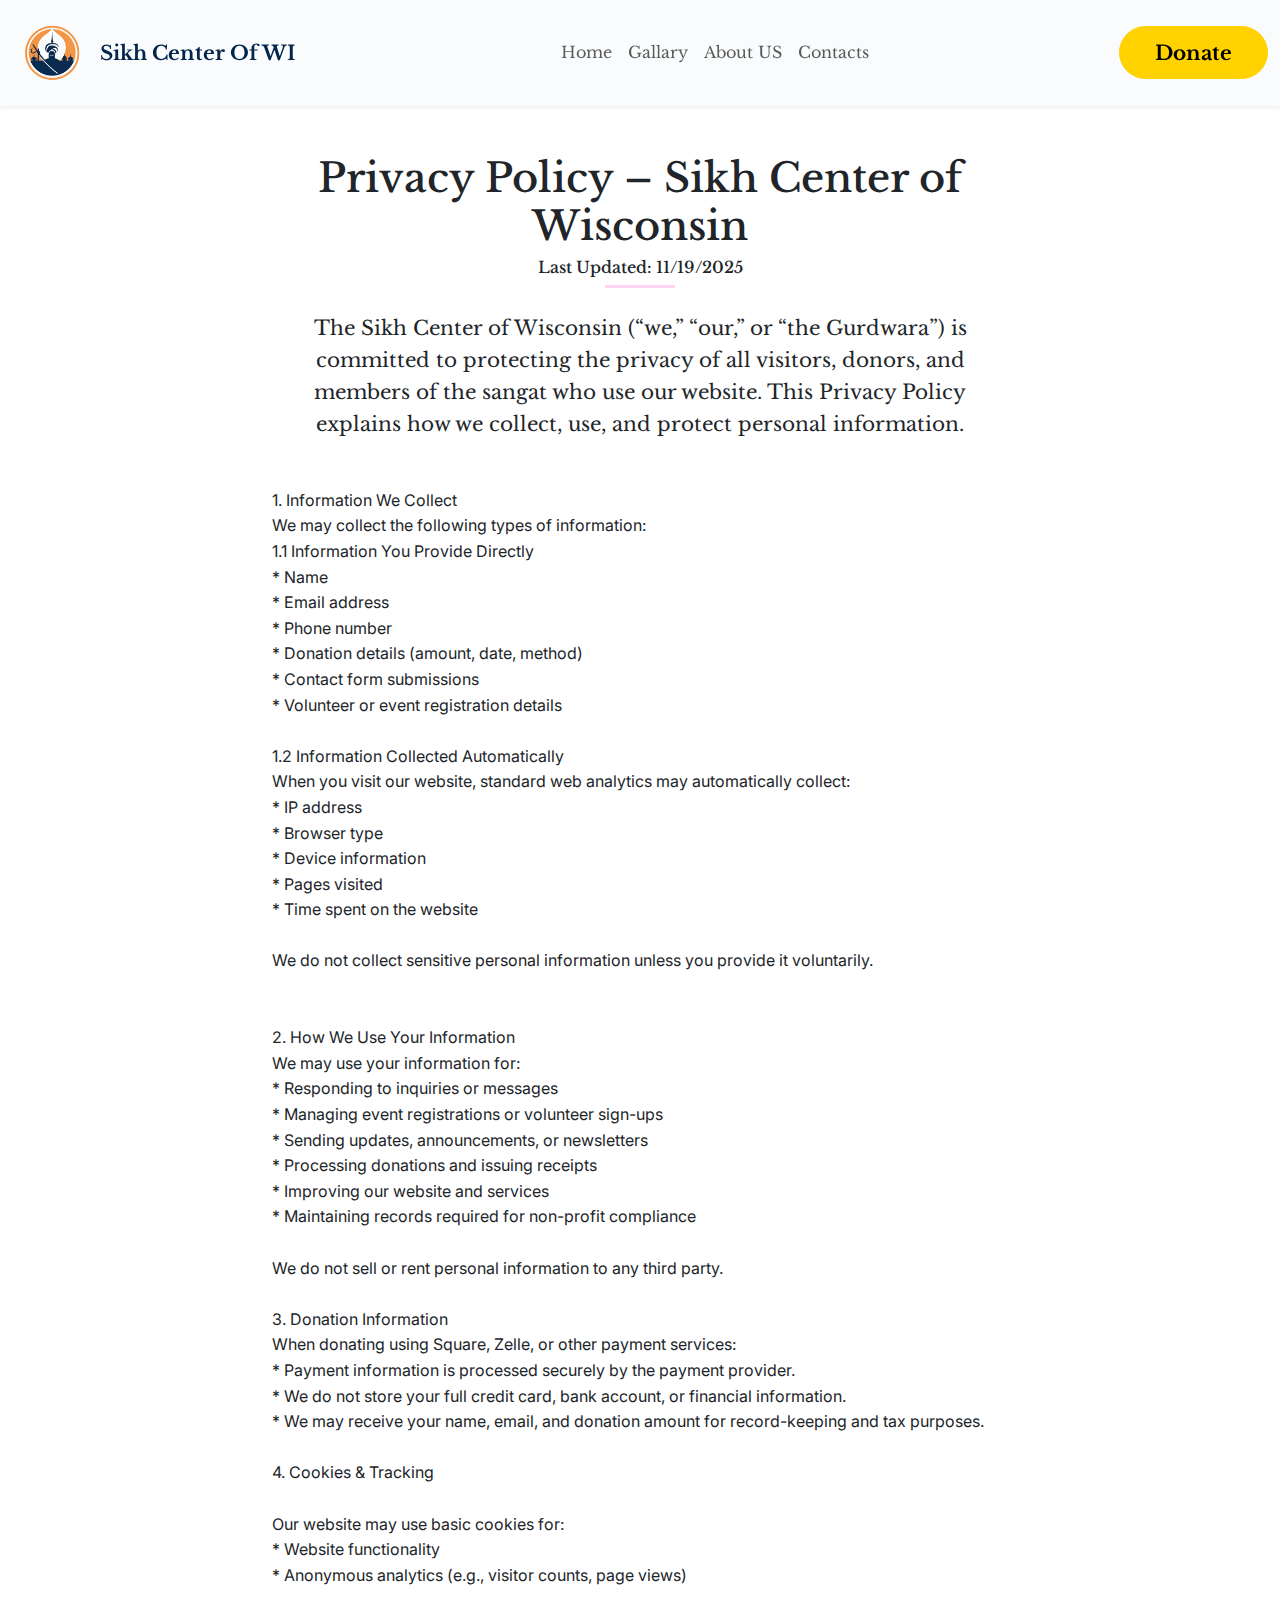
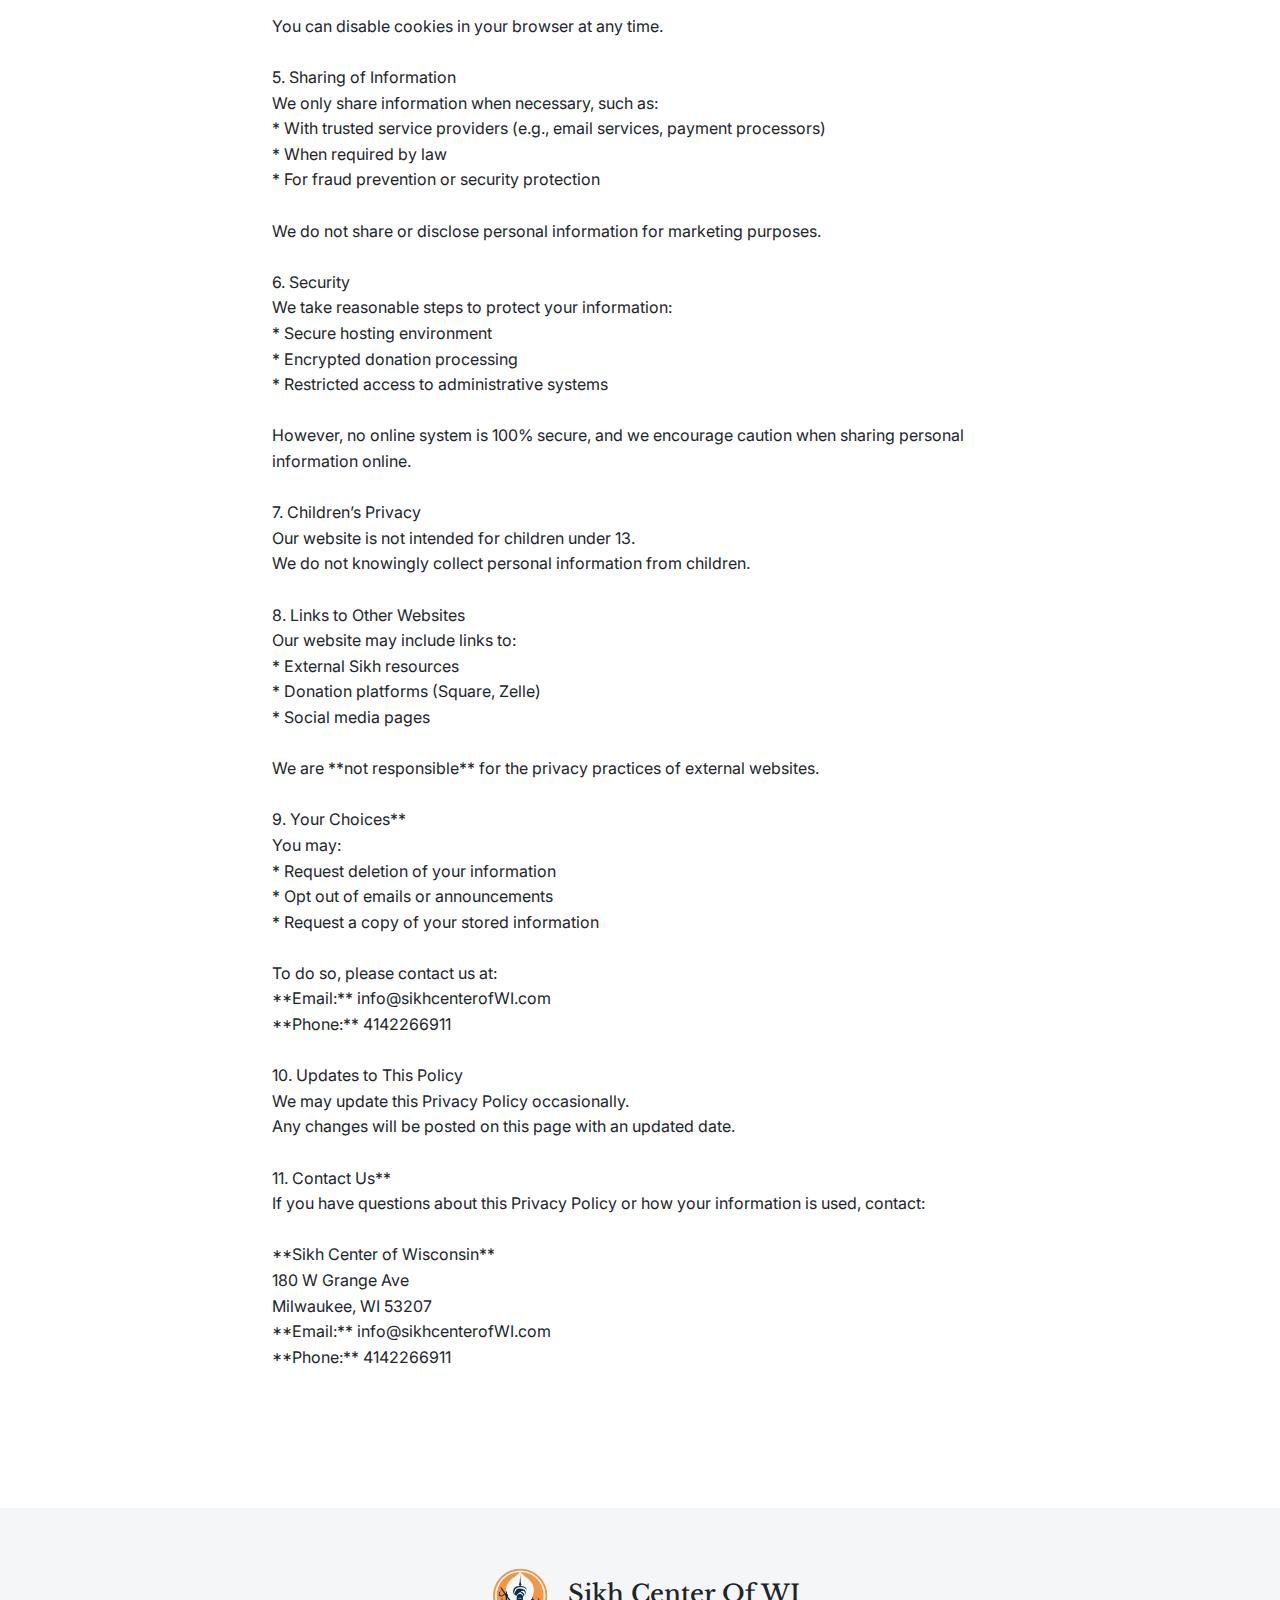
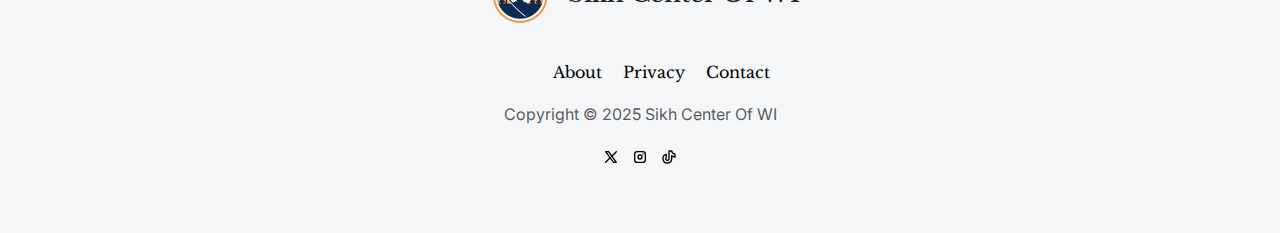
<file: privacy.html>
<!DOCTYPE html>
<html data-bs-theme="light" lang="en">

<head>
    <meta charset="utf-8">
    <meta name="viewport" content="width=device-width, initial-scale=1.0, shrink-to-fit=no">
    <title>Privacy Policy - Sikh Center Of WI</title>
    <link rel="stylesheet" href="assets/bootstrap/css/bootstrap.min.css">
    <link rel="stylesheet" href="https://fonts.googleapis.com/css?family=Libre+Baskerville:300italic,400italic,600italic,700italic,800italic,400,300,600,700,800&amp;display=swap">
    <link rel="stylesheet" href="https://fonts.googleapis.com/css?family=Inter:300italic,400italic,600italic,700italic,800italic,400,300,600,700,800&amp;display=swap">
    <link rel="stylesheet" href="assets/css/bss-overrides.css">
    <link rel="stylesheet" href="assets/css/baguetteBox.min.css">
    <link rel="stylesheet" href="assets/css/style.css">
    <link rel="stylesheet" href="assets/css/Features-Cards-icons.css">
</head>

<body>
    <nav class="navbar navbar-expand-md sticky-top bg-light-subtle shadow-sm">
        <div class="container-fluid"><a class="navbar-brand d-flex align-items-center" href="index.html"><img class="me-2" width="1200" height="1200" src="assets/img/Sikh%20Men%20-%20Logo.png" style="width: 80px; height: 80px;"><span class="fs-5 fw-bold d-none d-md-block">Sikh Center Of WI</span></a><button data-bs-toggle="collapse" class="navbar-toggler" data-bs-target="#navcol-1"><span class="visually-hidden">Toggle navigation</span><span class="navbar-toggler-icon"></span></button>
            <div class="collapse navbar-collapse" id="navcol-1">
                <ul class="navbar-nav mx-auto">
                    <li class="nav-item"><a class="nav-link" href="/index.html">Home</a></li>
                    <li class="nav-item"></li>
                    <li class="nav-item"><a class="nav-link" href="/about copy.html">Gallary</a></li>
                    <li class="nav-item"><a class="nav-link" href="/about copy.html">About US</a></li>
                    <li class="nav-item"><a class="nav-link" href="/contacts.html">Contacts</a></li>
                </ul><a class="btn btn-warning btn-lg rounded-pill" role="button" href="index.html#donate">Donate</a>
            </div>
        </div>
    </nav>
    <section class="text-center mb-5 py-5">
        <div class="container">
            <div class="row">
                <div class="col-md-10 col-lg-9 col-xl-8 mx-auto">
                    <div class="mb-5">
                        <div class="mb-4">
                            <h1>Privacy Policy – Sikh Center of Wisconsin</h1>
                            <h6>Last Updated: 11/19/2025</h6>
                            <hr>
                        </div>
                        <p class="lead">The Sikh Center of Wisconsin (“we,” “our,” or “the Gurdwara”) is committed to protecting the privacy of all visitors, donors, and members of the sangat who use our website. This Privacy Policy explains how we collect, use, and protect personal information.</p>
                    </div>
                    <div class="row text-start">
                        <div class="col mx-auto">
                            <p>1. Information We Collect<br>We may collect the following types of information:<br>1.1 Information You Provide Directly<br>* Name<br>* Email address<br>* Phone number<br>* Donation details (amount, date, method)<br>* Contact form submissions<br>* Volunteer or event registration details<br><br>1.2 Information Collected Automatically<br>When you visit our website, standard web analytics may automatically collect:<br>* IP address<br>* Browser type<br>* Device information<br>* Pages visited<br>* Time spent on the website<br><br>We do not collect sensitive personal information unless you provide it voluntarily.<br><br><br>2. How We Use Your Information<br>We may use your information for:<br>* Responding to inquiries or messages<br>* Managing event registrations or volunteer sign-ups<br>* Sending updates, announcements, or newsletters<br>* Processing donations and issuing receipts<br>* Improving our website and services<br>* Maintaining records required for non-profit compliance<br><br>We do not sell or rent personal information to any third party.<br><br>3. Donation Information<br>When donating using Square, Zelle, or other payment services:<br>* Payment information is processed securely by the payment provider.<br>* We do not store your full credit card, bank account, or financial information.<br>* We may receive your name, email, and donation amount for record-keeping and tax purposes.<br><br>4. Cookies &amp; Tracking<br><br>Our website may use basic cookies for:<br>* Website functionality<br>* Anonymous analytics (e.g., visitor counts, page views)<br><br>You can disable cookies in your browser at any time.<br><br>5. Sharing of Information<br>We only share information when necessary, such as:<br>* With trusted service providers (e.g., email services, payment processors)<br>* When required by law<br>* For fraud prevention or security protection<br><br>We do not share or disclose personal information for marketing purposes.<br><br>6. Security<br>We take reasonable steps to protect your information:<br>* Secure hosting environment<br>* Encrypted donation processing<br>* Restricted access to administrative systems<br><br>However, no online system is 100% secure, and we encourage caution when sharing personal information online.<br><br>7. Children’s Privacy<br>Our website is not intended for children under 13.<br>We do not knowingly collect personal information from children.<br><br>8. Links to Other Websites<br>Our website may include links to:<br>* External Sikh resources<br>* Donation platforms (Square, Zelle)<br>* Social media pages<br><br>We are **not responsible** for the privacy practices of external websites.<br><br>9. Your Choices**<br>You may:<br>* Request deletion of your information<br>* Opt out of emails or announcements<br>* Request a copy of your stored information<br><br>To do so, please contact us at:<br>**Email:** info@sikhcenterofWI.com<br>**Phone:** 4142266911<br><br>10. Updates to This Policy<br>We may update this Privacy Policy occasionally.<br>Any changes will be posted on this page with an updated date.<br><br>11. Contact Us**<br>If you have questions about this Privacy Policy or how your information is used, contact:<br><br>**Sikh Center of Wisconsin**<br>180 W Grange Ave<br>Milwaukee, WI 53207<br>**Email:** info@sikhcenterofWI.com<br>**Phone:** 4142266911<br><br></p>
                        </div>
                    </div>
                </div>
            </div>
        </div>
    </section>
    <footer class="text-center bg-body-tertiary">
        <div class="container py-4 py-lg-5">
            <h1 class="fs-4 text-body mb-4"> <img class="me-2" width="1200" height="1200" src="assets/img/Sikh%20Men%20-%20Logo.png" style="width: 80px; height: 80px;">Sikh Center Of WI</h1>
            <ul class="list-inline">
                <li class="list-inline-item me-3"></li>
                <li class="list-inline-item me-3"></li>
                <li class="list-inline-item me-3"><a class="link-body-emphasis" href="about.html">About</a></li>
                <li class="list-inline-item me-3"><a class="link-body-emphasis" href="privacy.html">Privacy</a></li>
                <li class="list-inline-item"><a class="link-body-emphasis" href="contacts.html">Contact</a></li>
            </ul>
            <p class="text-muted mb-3">Copyright © 2025 Sikh Center Of WI</p>
            <ul class="list-inline">
                <li class="list-inline-item"><a class="link-body-emphasis" href="#"><svg xmlns="http://www.w3.org/2000/svg" width="1em" height="1em" viewBox="0 0 24 24" stroke-width="2" stroke="currentColor" fill="none" stroke-linecap="round" stroke-linejoin="round" class="icon icon-tabler icon-tabler-brand-x">
                            <path stroke="none" d="M0 0h24v24H0z" fill="none"></path>
                            <path d="M4 4l11.733 16h4.267l-11.733 -16z"></path>
                            <path d="M4 20l6.768 -6.768m2.46 -2.46l6.772 -6.772"></path>
                        </svg></a></li>
                <li class="list-inline-item"><a class="link-body-emphasis" href="#"><svg xmlns="http://www.w3.org/2000/svg" width="1em" height="1em" viewBox="0 0 24 24" stroke-width="2" stroke="currentColor" fill="none" stroke-linecap="round" stroke-linejoin="round" class="icon icon-tabler icon-tabler-brand-instagram">
                            <path stroke="none" d="M0 0h24v24H0z" fill="none"></path>
                            <path d="M4 4m0 4a4 4 0 0 1 4 -4h8a4 4 0 0 1 4 4v8a4 4 0 0 1 -4 4h-8a4 4 0 0 1 -4 -4z"></path>
                            <path d="M12 12m-3 0a3 3 0 1 0 6 0a3 3 0 1 0 -6 0"></path>
                            <path d="M16.5 7.5l0 .01"></path>
                        </svg></a></li>
                <li class="list-inline-item"><a class="link-body-emphasis" href="#"><svg xmlns="http://www.w3.org/2000/svg" width="1em" height="1em" viewBox="0 0 24 24" stroke-width="2" stroke="currentColor" fill="none" stroke-linecap="round" stroke-linejoin="round" class="icon icon-tabler icon-tabler-brand-tiktok">
                            <path stroke="none" d="M0 0h24v24H0z" fill="none"></path>
                            <path d="M21 7.917v4.034a9.948 9.948 0 0 1 -5 -1.951v4.5a6.5 6.5 0 1 1 -8 -6.326v4.326a2.5 2.5 0 1 0 4 2v-11.5h4.083a6.005 6.005 0 0 0 4.917 4.917z"></path>
                        </svg></a></li>
            </ul>
        </div>
    </footer>
    <script src="assets/bootstrap/js/bootstrap.min.js"></script>
    <script src="assets/js/baguetteBox.min.js"></script>
    <script src="https://cdn.jsdelivr.net/npm/bootstrap@5.3.0/dist/js/bootstrap.bundle.min.js"></script>
</body>

</html>
</file>
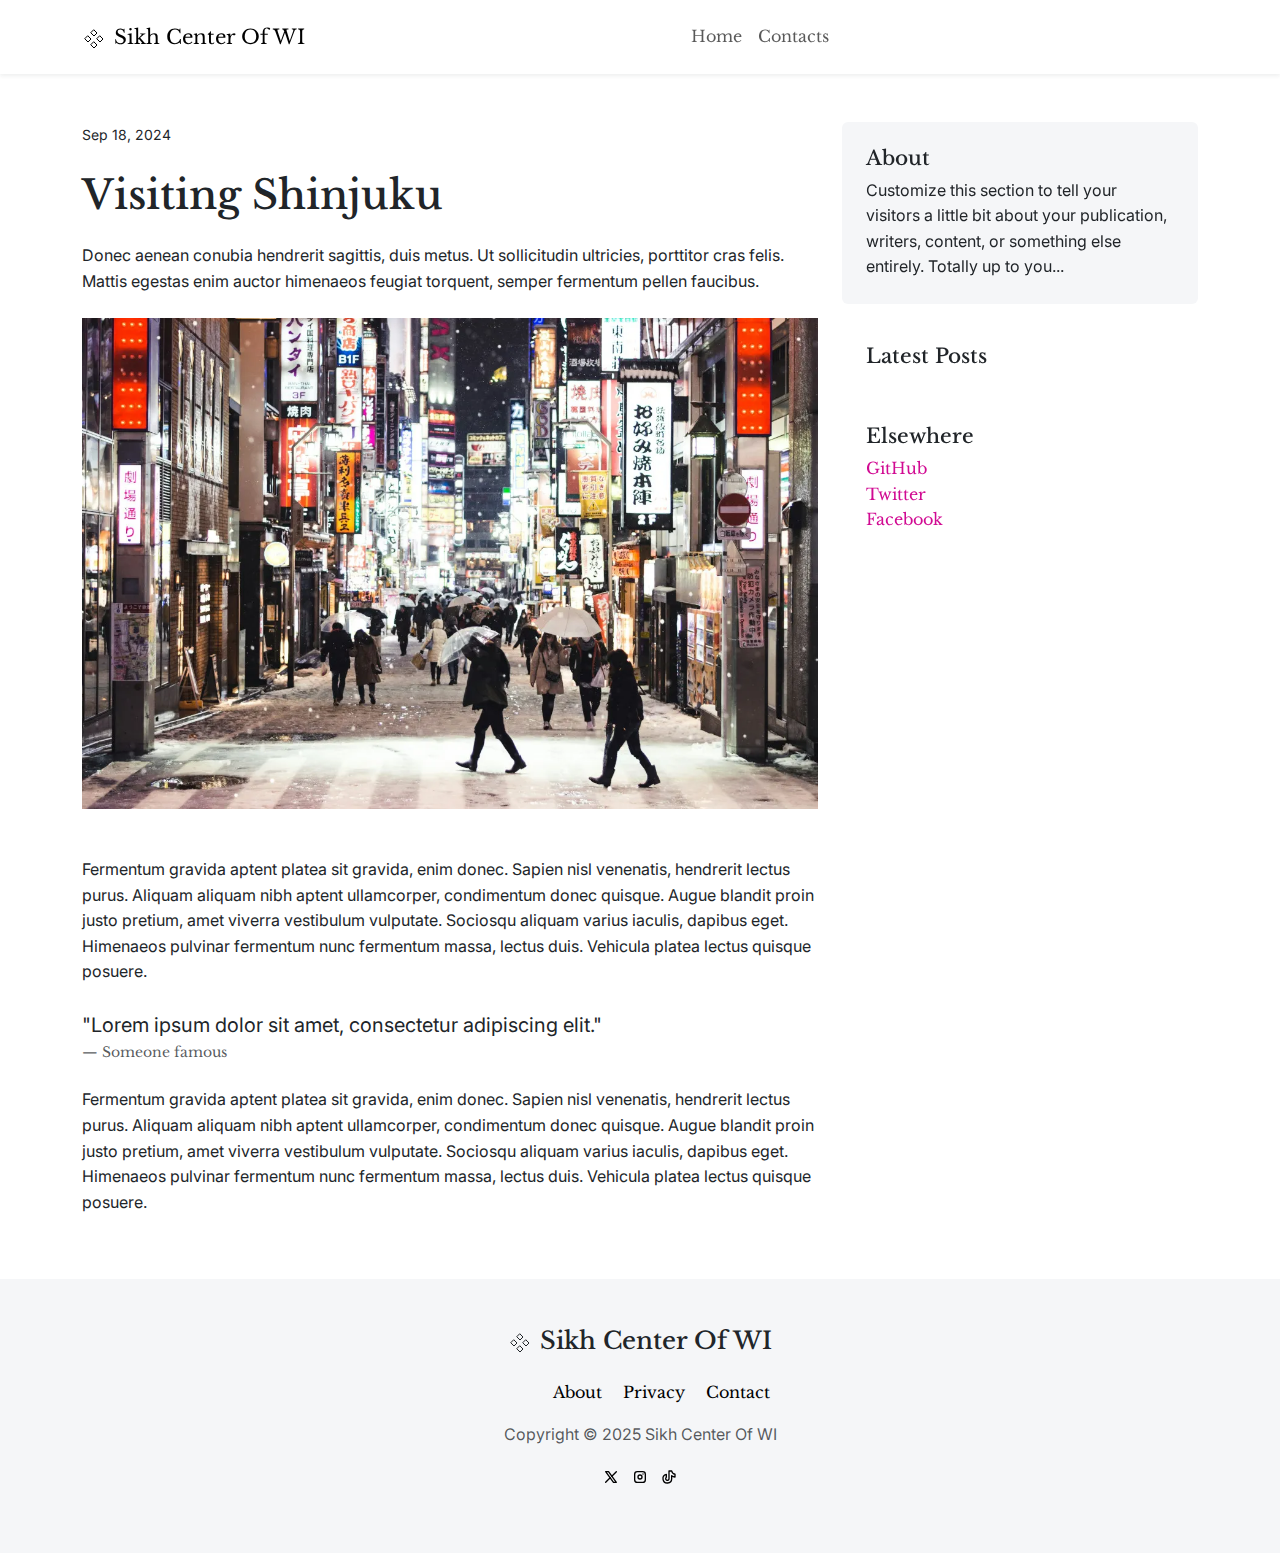
<file: articles/article-4.html>
<!DOCTYPE html>
<html data-bs-theme="light" lang="en">

<head>
    <meta charset="utf-8">
    <meta name="viewport" content="width=device-width, initial-scale=1.0, shrink-to-fit=no">
    <title>Visiting Shinjuku</title>
    <meta name="description" content="Donec aenean conubia hendrerit sagittis, duis metus. Ut sollicitudin ultricies, porttitor cras felis. Mattis egestas enim auctor himenaeos feugiat torquent, semper fermentum pellen faucibus.">
    <meta property="og:image" content="../assets/img/articles/shinjuku.webp">
    <link rel="stylesheet" href="../assets/bootstrap/css/bootstrap.min.css">
    <link rel="stylesheet" href="https://fonts.googleapis.com/css?family=Libre+Baskerville:300italic,400italic,600italic,700italic,800italic,400,300,600,700,800&amp;display=swap">
    <link rel="stylesheet" href="https://fonts.googleapis.com/css?family=Inter:300italic,400italic,600italic,700italic,800italic,400,300,600,700,800&amp;display=swap">
    <link rel="stylesheet" href="../assets/css/bss-overrides.css">
    <link rel="stylesheet" href="../assets/css/baguetteBox.min.css">
</head>

<body>
    <nav class="navbar navbar-expand-md sticky-top bg-body shadow-sm py-md-3">
        <div class="container"><a class="navbar-brand" href="#"><svg xmlns="http://www.w3.org/2000/svg" width="1em" height="1em" viewBox="0 0 24 24" stroke-width="1" stroke="currentColor" fill="none" stroke-linecap="round" stroke-linejoin="round" class="icon icon-tabler icon-tabler-components fs-4 me-2">
                    <path stroke="none" d="M0 0h24v24H0z" fill="none"></path>
                    <path d="M3 12l3 3l3 -3l-3 -3z"></path>
                    <path d="M15 12l3 3l3 -3l-3 -3z"></path>
                    <path d="M9 6l3 3l3 -3l-3 -3z"></path>
                    <path d="M9 18l3 3l3 -3l-3 -3z"></path>
                </svg>Sikh Center Of WI</a><button data-bs-toggle="collapse" class="navbar-toggler" data-bs-target="#navcol-1"><span class="visually-hidden">Toggle navigation</span><span class="navbar-toggler-icon"></span></button>
            <div class="collapse navbar-collapse" id="navcol-1">
                <ul class="navbar-nav mx-auto">
                    <li class="nav-item"><a class="nav-link" href="/index.html">Home</a></li>
                    <li class="nav-item"><a class="nav-link" href="/contacts.html">Contacts</a></li>
                </ul>
            </div>
        </div>
    </nav>
    <section class="py-5">
        <div class="container">
            <div class="row">
                <div class="col-lg-8">
                    <div class="mb-5"><small><time datetime="2024-09-18">Sep 18, 2024</time></small>
                        <h1 class="my-4">Visiting Shinjuku</h1>
                        <p class="mb-4">Donec aenean conubia hendrerit sagittis, duis metus. Ut sollicitudin ultricies, porttitor cras felis. Mattis egestas enim auctor himenaeos feugiat torquent, semper fermentum pellen faucibus.</p><img class="img-fluid" alt="Shinjuku" src="../assets/img/articles/shinjuku.webp">
                    </div>
                    <div>
                        <p>Fermentum gravida aptent platea sit gravida, enim donec. Sapien nisl venenatis, hendrerit lectus purus. Aliquam aliquam nibh aptent ullamcorper, condimentum donec quisque. Augue blandit proin justo pretium, amet viverra vestibulum vulputate. Sociosqu aliquam varius iaculis, dapibus eget. Himenaeos pulvinar fermentum nunc fermentum massa, lectus duis. Vehicula platea lectus quisque posuere.</p>
                        <figure class="my-4">
                            <blockquote class="blockquote">
                                <p class="mb-0">"Lorem ipsum dolor sit amet, consectetur adipiscing elit."</p>
                            </blockquote>
                            <figcaption class="blockquote-footer">Someone famous</figcaption>
                        </figure>
                        <p>Fermentum gravida aptent platea sit gravida, enim donec. Sapien nisl venenatis, hendrerit lectus purus. Aliquam aliquam nibh aptent ullamcorper, condimentum donec quisque. Augue blandit proin justo pretium, amet viverra vestibulum vulputate. Sociosqu aliquam varius iaculis, dapibus eget. Himenaeos pulvinar fermentum nunc fermentum massa, lectus duis. Vehicula platea lectus quisque posuere.</p>
                    </div>
                </div>
                <div class="col">
                    <div class="position-sticky" style="top: 6rem;">
                        <div class="bg-body-tertiary p-4 mb-3 rounded">
                            <h4 class="fs-5 fst-italic"><span style="font-style: normal !important;">About</span></h4>
                            <p class="mb-0">Customize this section to tell your visitors a little bit about your publication, writers, content, or something else entirely. Totally up to you...</p>
                        </div>
                        <div class="p-4">
                            <h4 class="fs-5 fst-italic"><span style="font-style: normal !important;">Latest Posts</span></h4>
                            <div data-bss-type="blog-loop">
                                <div class="row row-cols-1" data-bss-type="blog-loop-base"></div>
                            </div>
                        </div>
                        <div class="p-4">
                            <h4 class="fs-5 fst-italic"><span style="font-style: normal !important;">Elsewhere</span></h4>
                            <ol class="list-unstyled">
                                <li><a href="#">GitHub</a></li>
                                <li><a href="#">Twitter</a></li>
                                <li><a href="#">Facebook</a></li>
                            </ol>
                        </div>
                    </div>
                </div>
            </div>
        </div>
    </section>
    <footer class="text-center bg-body-tertiary">
        <div class="container py-4 py-lg-5">
            <h1 class="fs-4 text-body mb-4"> <svg xmlns="http://www.w3.org/2000/svg" width="1em" height="1em" viewBox="0 0 24 24" stroke-width="1" stroke="currentColor" fill="none" stroke-linecap="round" stroke-linejoin="round" class="icon icon-tabler icon-tabler-components fs-4 text-body me-2">
                    <path stroke="none" d="M0 0h24v24H0z" fill="none"></path>
                    <path d="M3 12l3 3l3 -3l-3 -3z"></path>
                    <path d="M15 12l3 3l3 -3l-3 -3z"></path>
                    <path d="M9 6l3 3l3 -3l-3 -3z"></path>
                    <path d="M9 18l3 3l3 -3l-3 -3z"></path>
                </svg>Sikh Center Of WI</h1>
            <ul class="list-inline">
                <li class="list-inline-item me-3"></li>
                <li class="list-inline-item me-3"></li>
                <li class="list-inline-item me-3"><a class="link-body-emphasis" href="#">About</a></li>
                <li class="list-inline-item me-3"><a class="link-body-emphasis" href="#">Privacy</a></li>
                <li class="list-inline-item"><a class="link-body-emphasis" href="#">Contact</a></li>
            </ul>
            <p class="text-muted mb-3">Copyright © 2025 Sikh Center Of WI</p>
            <ul class="list-inline">
                <li class="list-inline-item"><a class="link-body-emphasis" href="#"><svg xmlns="http://www.w3.org/2000/svg" width="1em" height="1em" viewBox="0 0 24 24" stroke-width="2" stroke="currentColor" fill="none" stroke-linecap="round" stroke-linejoin="round" class="icon icon-tabler icon-tabler-brand-x">
                            <path stroke="none" d="M0 0h24v24H0z" fill="none"></path>
                            <path d="M4 4l11.733 16h4.267l-11.733 -16z"></path>
                            <path d="M4 20l6.768 -6.768m2.46 -2.46l6.772 -6.772"></path>
                        </svg></a></li>
                <li class="list-inline-item"><a class="link-body-emphasis" href="#"><svg xmlns="http://www.w3.org/2000/svg" width="1em" height="1em" viewBox="0 0 24 24" stroke-width="2" stroke="currentColor" fill="none" stroke-linecap="round" stroke-linejoin="round" class="icon icon-tabler icon-tabler-brand-instagram">
                            <path stroke="none" d="M0 0h24v24H0z" fill="none"></path>
                            <path d="M4 4m0 4a4 4 0 0 1 4 -4h8a4 4 0 0 1 4 4v8a4 4 0 0 1 -4 4h-8a4 4 0 0 1 -4 -4z"></path>
                            <path d="M12 12m-3 0a3 3 0 1 0 6 0a3 3 0 1 0 -6 0"></path>
                            <path d="M16.5 7.5l0 .01"></path>
                        </svg></a></li>
                <li class="list-inline-item"><a class="link-body-emphasis" href="#"><svg xmlns="http://www.w3.org/2000/svg" width="1em" height="1em" viewBox="0 0 24 24" stroke-width="2" stroke="currentColor" fill="none" stroke-linecap="round" stroke-linejoin="round" class="icon icon-tabler icon-tabler-brand-tiktok">
                            <path stroke="none" d="M0 0h24v24H0z" fill="none"></path>
                            <path d="M21 7.917v4.034a9.948 9.948 0 0 1 -5 -1.951v4.5a6.5 6.5 0 1 1 -8 -6.326v4.326a2.5 2.5 0 1 0 4 2v-11.5h4.083a6.005 6.005 0 0 0 4.917 4.917z"></path>
                        </svg></a></li>
            </ul>
        </div>
    </footer>
    <script>
        (function() {
            let collections = document.querySelectorAll('[data-bss-type="blog-loop"]');
            let tagNavs = document.querySelectorAll('[data-bss-type="tag-nav"]');
            let tagLoops = document.querySelectorAll('[data-bss-type="tag-loop"]');
            let authorLoops = document.querySelectorAll('[data-bss-type="author-loop"]');
            let authorNavs = document.querySelectorAll('[data-bss-type="author-nav"]');

            window.addEventListener("popstate", (e) => {
                for (let collection of collections) {
                    updateCollection(collection);
                }

                for (let tagNav of tagNavs) {
                    updateTagNav(tagNav);
                }

                for (let authorNav of authorNavs) {
                    updateAuthorNav(authorNav);
                }
            });

            for (let collection of collections) {

                updateCollection(collection);

                if (!canPaginateCollection(collection)) continue;

                let pagination = collection.querySelector('[data-bss-type="blog-loop-pagination"]');

                pagination.addEventListener('click', function(e) {
                    let paginationItem = e.target.closest('.page-item');
                    if (!paginationItem) return;

                    e.preventDefault();

                    if (paginationItem.classList.contains('disabled') || paginationItem.classList.contains('active')) return;

                    let collection = paginationItem.closest('[data-bss-type="blog-loop"]');
                    if (!collection) return;

                    let page = parseInt(paginationItem.dataset.page);
                    if (!page) return;

                    let pageParam = getPageParameter(collection);

                    if (pageParam) {
                        const url = new URL(window.location);
                        url.searchParams.set(pageParam, page);
                        history.pushState({
                            [pageParam]: page
                        }, document.title, url);

                        for (let c of collections) {
                            let param = getPageParameter(c);
                            if (param !== pageParam) continue;
                            updateCollection(c);
                        }
                    } else {
                        updateCollection(collection, page);
                    }
                });
            }

            for (let tagNav of tagNavs) {
                updateTagNav(tagNav);
                tagNav.addEventListener('click', onTagClick);
            }

            for (let tagLoop of tagLoops) {
                tagLoop.addEventListener('click', onTagClick);
            }

            for (let authorLoop of authorLoops) {
                authorLoop.addEventListener('click', onAuthorClick);
            }

            for (let authorNav of authorNavs) {
                updateAuthorNav(authorNav);
            }

            function onTagClick(e) {
                onBlogFilterClick(e);

                for (let nav of tagNavs) {
                    updateTagNav(nav);
                }
            }

            function onAuthorClick(e) {
                onBlogFilterClick(e);

                for (let authorNav of authorNavs) {
                    updateAuthorNav(authorNav);
                }
            }

            function onBlogFilterClick(e) {
                const item = e.target.closest('[data-bss-filter="blog"]');
                if (!item || !item.dataset.hasOwnProperty('bssHref') || !item.dataset.hasOwnProperty('bssFilterParam')) return;

                const stateNode = item.dataset.hasOwnProperty('bssStateNode') ? item : item.querySelector('[data-bss-state-node]');

                if (stateNode && (stateNode.classList.contains('disabled') || stateNode.classList.contains('active'))) {
                    e.preventDefault();
                    return;
                }

                const link = item.dataset.bssHref;
                if (!linksToCurrentPage(link)) return;

                e.preventDefault();

                const url = new URL(window.location);
                const filterParam = item.dataset.bssFilterParam;
                const filterValue = item.dataset.bssFilterValue || '';

                const collectionsToUpdate = [];
                const newQueryParams = {
                    [filterParam]: filterValue
                };

                for (let c of collections) {
                    if (!canFilterCollection(c)) continue;
                    collectionsToUpdate.push(c);

                    let pageParam = getPageParameter(c);
                    let page = url.searchParams.get(pageParam);
                    if (page === null || page == 1) continue;

                    newQueryParams[pageParam] = 1;
                }

                for (let param in newQueryParams) {
                    if (newQueryParams[param]) {
                        url.searchParams.set(param, newQueryParams[param]);
                    } else {
                        url.searchParams.delete(param);
                    }
                }

                history.pushState(newQueryParams, document.title, url);

                for (let c of collectionsToUpdate) {
                    updateCollection(c);
                }
            }

            function getCollectionFilters(collection) {
                let filters = [];

                try {
                    const parsed = JSON.parse(collection.dataset.bssFilters);

                    if (Array.isArray(parsed)) {
                        filters = parsed;
                    }
                } catch (e) {}

                return filters;
            }

            function getCollectionEmptyFilterAction(collection, filter = '') {
                let emptyFilterActions = [];

                try {
                    const parsed = JSON.parse(collection.dataset.bssEmptyFilterActions);

                    if (Array.isArray(parsed)) {
                        emptyFilterActions = parsed;
                    }
                } catch (e) {}

                const action = emptyFilterActions.find(action => action.filter === filter);

                return action ? action.value : '';
            }

            function canFilterCollection(collection) {
                return !!getCollectionFilters(collection).length;
            }

            function canFilterCollectionByTag(collection) {
                return getCollectionFilters(collection).includes('tag');
            }

            function canFilterCollectionByAuthor(collection) {
                return getCollectionFilters(collection).includes('author');
            }

            function shouldShowAllItemsForEmptyFilter(collection, filter = '') {
                return getCollectionEmptyFilterAction(collection, filter) === 'show-all';
            }

            function canPaginateCollection(collection) {
                return !!getCollectionPagination(collection);
            }

            function getCollectionPagination(collection) {
                return collection.querySelector('[data-bss-type="blog-loop-pagination"]');
            }

            function getPageParameter(collection) {
                return collection.dataset.bssPageParam;
            }

            function linksToCurrentPage(path = '') {
                let currentURL, url;

                try {
                    currentURL = new URL(window.location);
                    url = new URL(path, window.location.href);
                } catch (e) {
                    console.error(e);
                }

                return currentURL.origin === url.origin && currentURL.pathname === url.pathname;
            }

            function updateCollection(collection, page, activeTag = '', activeAuthor = '') {

                const url = new URL(window.location.href);

                if (canPaginateCollection(collection)) {
                    if (!page) {
                        let pageParam = getPageParameter(collection);
                        page = (pageParam ? url.searchParams.get(pageParam) : 1) || 1;
                    }
                }

                if (canFilterCollectionByTag(collection) && !activeTag) {
                    let tagParam = 'tag';
                    activeTag = url.searchParams.get(tagParam) || '';
                }

                if (canFilterCollectionByAuthor(collection) && !activeAuthor) {
                    let authorParam = 'author';
                    activeAuthor = url.searchParams.get(authorParam) || '';
                }

                renderCollectionPage(collection, page, activeTag, activeAuthor);
            }

            function renderCollectionPage(collection, page = 1, activeTag = '', activeAuthor = '') {

                page = Math.max(parseInt(page, 10), 1);

                collection.style.removeProperty('display');

                let loopBase = collection.querySelector('[data-bss-type="blog-loop-base"]');
                loopBase && loopBase.style.removeProperty('display');

                let emptyState = collection.querySelector('[data-bss-type="empty-state"]');
                emptyState && emptyState.style.setProperty('display', 'none', 'important');

                let listItems = [].slice.call(collection.querySelectorAll('[data-bss-type="blog-loop-item"]'));
                listItems.forEach(item => item.style.setProperty('display', 'none', 'important'));

                if (canFilterCollectionByTag(collection)) {
                    listItems = listItems.filter(item => activeTag ? item.classList.contains('post-tag-' + activeTag) : shouldShowAllItemsForEmptyFilter(collection, 'tag'));
                }

                if (canFilterCollectionByAuthor(collection)) {
                    listItems = listItems.filter(item => activeAuthor ? item.classList.contains('post-author-' + activeAuthor) : shouldShowAllItemsForEmptyFilter(collection, 'author'));
                }

                let perPage = collection.dataset.bssPerpage || listItems.length;
                let visibleListItems = listItems.slice((page - 1) * perPage, page * perPage);
                visibleListItems.forEach(item => item.style.removeProperty('display'));

                let isEmpty = !visibleListItems.length;

                if (isEmpty) {
                    loopBase && loopBase.style.setProperty('display', 'none', 'important');
                    emptyState && emptyState.style.removeProperty('display');
                }

                let itemCount = listItems.length;
                let pageCount = Math.max(Math.ceil(itemCount / perPage), 1);

                updateCollectionPagination(collection, page, pageCount, isEmpty);

                if (collection.dataset.bssScrollOnChange) {
                    scrollToCollectionTop(collection);
                }
            }

            function updateCollectionPagination(collection, page, pageCount, isEmpty) {
                let pagination = getCollectionPagination(collection);
                if (!pagination) return;

                let paginationItems = [].slice.call(pagination.querySelectorAll('.page-item'));

                if (pageCount === 1 || isEmpty) {
                    pagination.style.setProperty('display', 'none', 'important');
                } else {
                    pagination.style.removeProperty('display');
                }

                let previousBtnDisabled = page - 1 <= 0;
                let previousPage = previousBtnDisabled ? 1 : page - 1;

                let nextBtnDisabled = page + 1 > pageCount;
                let nextPage = nextBtnDisabled ? pageCount : page + 1;

                for (let i = 0; i < paginationItems.length; i++) {
                    let paginationItem = paginationItems[i];

                    paginationItem.classList.remove('active', 'disabled');

                    if (paginationItem.dataset.type === 'prev') {
                        paginationItem.dataset.page = previousPage;

                        if (previousBtnDisabled) {
                            paginationItem.classList.add('disabled');
                        }
                    } else if (paginationItem.dataset.type === 'next') {
                        paginationItem.dataset.page = nextPage;

                        if (nextBtnDisabled) {
                            paginationItem.classList.add('disabled');
                        }
                    } else {
                        if (paginationItem.dataset.page > pageCount) {
                            paginationItem.style.setProperty('display', 'none', 'important');
                        } else {
                            paginationItem.style.removeProperty('display');
                        }

                        if (paginationItem.dataset.page == page) {
                            paginationItem.classList.add('active');
                        }
                    }
                }
            }

            function scrollToCollectionTop(collection) {
                const rect = collection.getBoundingClientRect();
                const viewHeight = Math.max(document.documentElement.clientHeight, window.innerHeight);
                const threshold = 100;

                if (rect.top >= 0 && viewHeight - rect.top > threshold) return;

                setTimeout(() => {
                    collection.scrollIntoView({
                        behavior: "smooth",
                        block: "start",
                        inline: "start"
                    });
                }, 0);
            }

            function updateTagNav(tagNav) {
                const url = new URL(window.location.href);

                let tagParam = 'tag';
                let tag = url.searchParams.get(tagParam) || '';

                renderTagNav(tagNav, tag);
            }

            function renderTagNav(tagNav, activeTag = '') {
                if (!tagNav.dataset.bssSyncUrl) return;

                let navItems = [].slice.call(tagNav.querySelectorAll('[data-bss-type="tag-loop-item"]'));

                navItems.forEach(item => {
                    const activeClassNode = item.dataset.hasOwnProperty('bssStateNode') ? item : item.querySelector('[data-bss-state-node]');
                    if (!activeClassNode) return;

                    activeClassNode.classList.remove('active');

                    const link = item.dataset.bssHref;
                    if (!linksToCurrentPage(link) || activeClassNode.classList.contains('disabled')) return;

                    if (item.dataset.bssTag === activeTag) {
                        activeClassNode.classList.add('active');
                    }
                });
            }

            function updateAuthorNav(authorNav) {
                const url = new URL(window.location.href);

                let authorParam = 'author';
                let author = url.searchParams.get(authorParam) || '';

                renderAuthorNav(authorNav, author);
            }

            function renderAuthorNav(authorNav, activeAuthor = '') {
                if (!canFilterCollectionByAuthor(authorNav)) return;

                authorNav.style.removeProperty('display');

                let items = [].slice.call(authorNav.querySelectorAll('[data-bss-type="author-loop-item"]'));
                items.forEach(item => item.classList.contains('author-' + activeAuthor) ? item.style.removeProperty('display') : item.style.setProperty('display', 'none', 'important'));
            }
        })();
    </script>
    <script src="../assets/bootstrap/js/bootstrap.min.js"></script>
    <script src="../assets/js/baguetteBox.min.js"></script>
    <script src="../assets/js/template.js"></script>
</body>

</html>
</file>
<file: assets/css/bss-overrides.css>
.p-4 {
  padding: 1.5rem !important;
}

.px-4 {
  padding-right: 1.5rem !important;
  padding-left: 1.5rem !important;
}

.py-2 {
  padding-top: .5rem !important;
  padding-bottom: .5rem !important;
}

.py-3 {
  padding-top: 1rem !important;
  padding-bottom: 1rem !important;
}

.py-4 {
  padding-top: 1.5rem !important;
  padding-bottom: 1.5rem !important;
}

.py-5 {
  padding-top: 3rem !important;
  padding-bottom: 3rem !important;
}

@media (min-width: 768px) {
  .p-md-5 {
    padding: 3rem !important;
  }
}

@media (min-width: 768px) {
  .py-md-3 {
    padding-top: 1rem !important;
    padding-bottom: 1rem !important;
  }
}

@media (min-width: 992px) {
  .py-lg-5 {
    padding-top: 3rem !important;
    padding-bottom: 3rem !important;
  }
}

@media (min-width: 1200px) {
  .py-xl-5 {
    padding-top: 3rem !important;
    padding-bottom: 3rem !important;
  }
}
</file>
<file: assets/css/style.css>
:root {
  --nishan-orange: #FF6F00;
  --khalsa-blue: #03254C;
}

.navbar-brand {
  font-weight: 700;
  color: var(--khalsa-blue) !important;
}

.banner {
  background-image: url('assets/images/hero.jpg');
  background-size: cover;
  background-position: center;
  color: white;
  padding: 80px 20px;
  text-shadow: 1px 1px 4px rgba(0,0,0,0.6);
}

.btn-donate {
  background: linear-gradient(90deg,var(--nishan-orange), #ff9800);
  border: none;
  color: white;
}

.card {
  border-radius: 12px;
}

.footer {
  background: var(--khalsa-blue);
  color: white;
  padding: 18px 0;
}
</file>
<file: assets/css/Features-Cards-icons.css>
.bs-icon {
  --bs-icon-size: .75rem;
  display: flex;
  flex-shrink: 0;
  justify-content: center;
  align-items: center;
  font-size: var(--bs-icon-size);
  width: calc(var(--bs-icon-size) * 2);
  height: calc(var(--bs-icon-size) * 2);
  color: var(--bs-primary);
}

.bs-icon-xs {
  --bs-icon-size: 1rem;
  width: calc(var(--bs-icon-size) * 1.5);
  height: calc(var(--bs-icon-size) * 1.5);
}

.bs-icon-sm {
  --bs-icon-size: 1rem;
}

.bs-icon-md {
  --bs-icon-size: 1.5rem;
}

.bs-icon-lg {
  --bs-icon-size: 2rem;
}

.bs-icon-xl {
  --bs-icon-size: 2.5rem;
}

.bs-icon.bs-icon-primary {
  color: var(--bs-white);
  background: var(--bs-primary);
}

.bs-icon.bs-icon-primary-light {
  color: var(--bs-primary);
  background: rgba(var(--bs-primary-rgb), .2);
}

.bs-icon.bs-icon-semi-white {
  color: var(--bs-primary);
  background: rgba(255, 255, 255, .5);
}

.bs-icon.bs-icon-rounded {
  border-radius: .5rem;
}

.bs-icon.bs-icon-circle {
  border-radius: 50%;
}
</file>
<file: assets/css/baguetteBox.min.css>
/* !
 * baguetteBox.js
 * @author  feimosi
 * @version 1.11.1
 * @url https://github.com/feimosi/baguetteBox.js */

#baguetteBox-overlay {
  display: none;
  opacity: 0;
  position: fixed;
  overflow: hidden;
  top: 0;
  left: 0;
  width: 100%;
  height: 100%;
  z-index: 1000000;
  background-color: #222;
  background-color: rgba(0,0,0,.8);
  -webkit-transition: opacity .5s ease;
  transition: opacity .5s ease;
}

#baguetteBox-overlay.visible {
  opacity: 1;
}

#baguetteBox-overlay .full-image {
  display: inline-block;
  position: relative;
  width: 100%;
  height: 100%;
  text-align: center;
}

#baguetteBox-overlay .full-image figure {
  display: inline;
  margin: 0;
  height: 100%;
}

#baguetteBox-overlay .full-image img {
  display: inline-block;
  width: auto;
  height: auto;
  max-height: 100%;
  max-width: 100%;
  vertical-align: middle;
  -webkit-box-shadow: 0 0 8px rgba(0,0,0,.6);
  -moz-box-shadow: 0 0 8px rgba(0,0,0,.6);
  box-shadow: 0 0 8px rgba(0,0,0,.6);
}

#baguetteBox-overlay .full-image figcaption {
  display: block;
  position: absolute;
  bottom: 0;
  width: 100%;
  text-align: center;
  line-height: 1.8;
  white-space: normal;
  color: #ccc;
  background-color: #000;
  background-color: rgba(0,0,0,.6);
  font-family: sans-serif;
}

#baguetteBox-overlay .full-image:before {
  content: "";
  display: inline-block;
  height: 50%;
  width: 1px;
  margin-right: -1px;
}

#baguetteBox-slider {
  position: absolute;
  left: 0;
  top: 0;
  height: 100%;
  width: 100%;
  white-space: nowrap;
  -webkit-transition: left .4s ease,-webkit-transform .4s ease;
  transition: left .4s ease,-webkit-transform .4s ease;
  transition: left .4s ease,transform .4s ease;
  transition: left .4s ease,transform .4s ease,-webkit-transform .4s ease,-moz-transform .4s ease;
}

#baguetteBox-slider.bounce-from-right {
  -webkit-animation: bounceFromRight .4s ease-out;
  animation: bounceFromRight .4s ease-out;
}

#baguetteBox-slider.bounce-from-left {
  -webkit-animation: bounceFromLeft .4s ease-out;
  animation: bounceFromLeft .4s ease-out;
}

@keyframes bounceFromRight {
  0%, 100% {
    margin-left: 0;
  }
  50% {
    margin-left: -30px;
  }
}

@keyframes bounceFromLeft {
  0%, 100% {
    margin-left: 0;
  }
  50% {
    margin-left: 30px;
  }
}

.baguetteBox-button#next-button, .baguetteBox-button#previous-button {
  top: 50%;
  top: calc(50% - 30px);
  width: 44px;
  height: 60px;
}

.baguetteBox-button {
  position: absolute;
  cursor: pointer;
  outline: 0;
  padding: 0;
  margin: 0;
  border: 0;
  -moz-border-radius: 15%;
  border-radius: 15%;
  background-color: #323232;
  background-color: rgba(50,50,50,.5);
  color: #ddd;
  font: 1.6em sans-serif;
  -webkit-transition: background-color .4s ease;
  transition: background-color .4s ease;
}

.baguetteBox-button:focus, .baguetteBox-button:hover {
  background-color: rgba(50,50,50,.9);
}

.baguetteBox-button#next-button {
  right: 2%;
}

.baguetteBox-button#previous-button {
  left: 2%;
}

.baguetteBox-button#close-button {
  top: 20px;
  right: 2%;
  right: calc(2% + 6px);
  width: 30px;
  height: 30px;
}

.baguetteBox-button svg {
  position: absolute;
  left: 0;
  top: 0;
}

.baguetteBox-spinner {
  width: 40px;
  height: 40px;
  display: inline-block;
  position: absolute;
  top: 50%;
  left: 50%;
  margin-top: -20px;
  margin-left: -20px;
}

.baguetteBox-double-bounce1, .baguetteBox-double-bounce2 {
  width: 100%;
  height: 100%;
  -moz-border-radius: 50%;
  border-radius: 50%;
  background-color: #fff;
  opacity: .6;
  position: absolute;
  top: 0;
  left: 0;
  -webkit-animation: bounce 2s infinite ease-in-out;
  animation: bounce 2s infinite ease-in-out;
}

.baguetteBox-double-bounce2 {
  -webkit-animation-delay: -1s;
  animation-delay: -1s;
}

@keyframes bounce {
  0%, 100% {
    -webkit-transform: scale(0);
    -moz-transform: scale(0);
    transform: scale(0);
  }
  50% {
    -webkit-transform: scale(1);
    -moz-transform: scale(1);
    transform: scale(1);
  }
}

[data-bs-theme=dark] .btn-primary {
  --bs-btn-color: #212529;
  --bs-btn-bg: #fff;
  --bs-btn-border-color: #fff;
  --bs-btn-hover-color: #212529;
  --bs-btn-hover-bg: rgb(245,246,248);
  --bs-btn-hover-border-color: rgb(245,246,248);
  --bs-btn-focus-shadow-rgb: 66, 70, 73;
  --bs-btn-active-color: #212529;
  --bs-btn-active-bg: #fff;
  --bs-btn-active-border-color: #fff;
  --bs-btn-active-shadow: inset 0 3px 5px rgba(0, 0, 0, 0.125);
  --bs-btn-disabled-color: #212529;
  --bs-btn-disabled-bg: #fff;
  --bs-btn-disabled-border-color: #fff;
}
</file>
